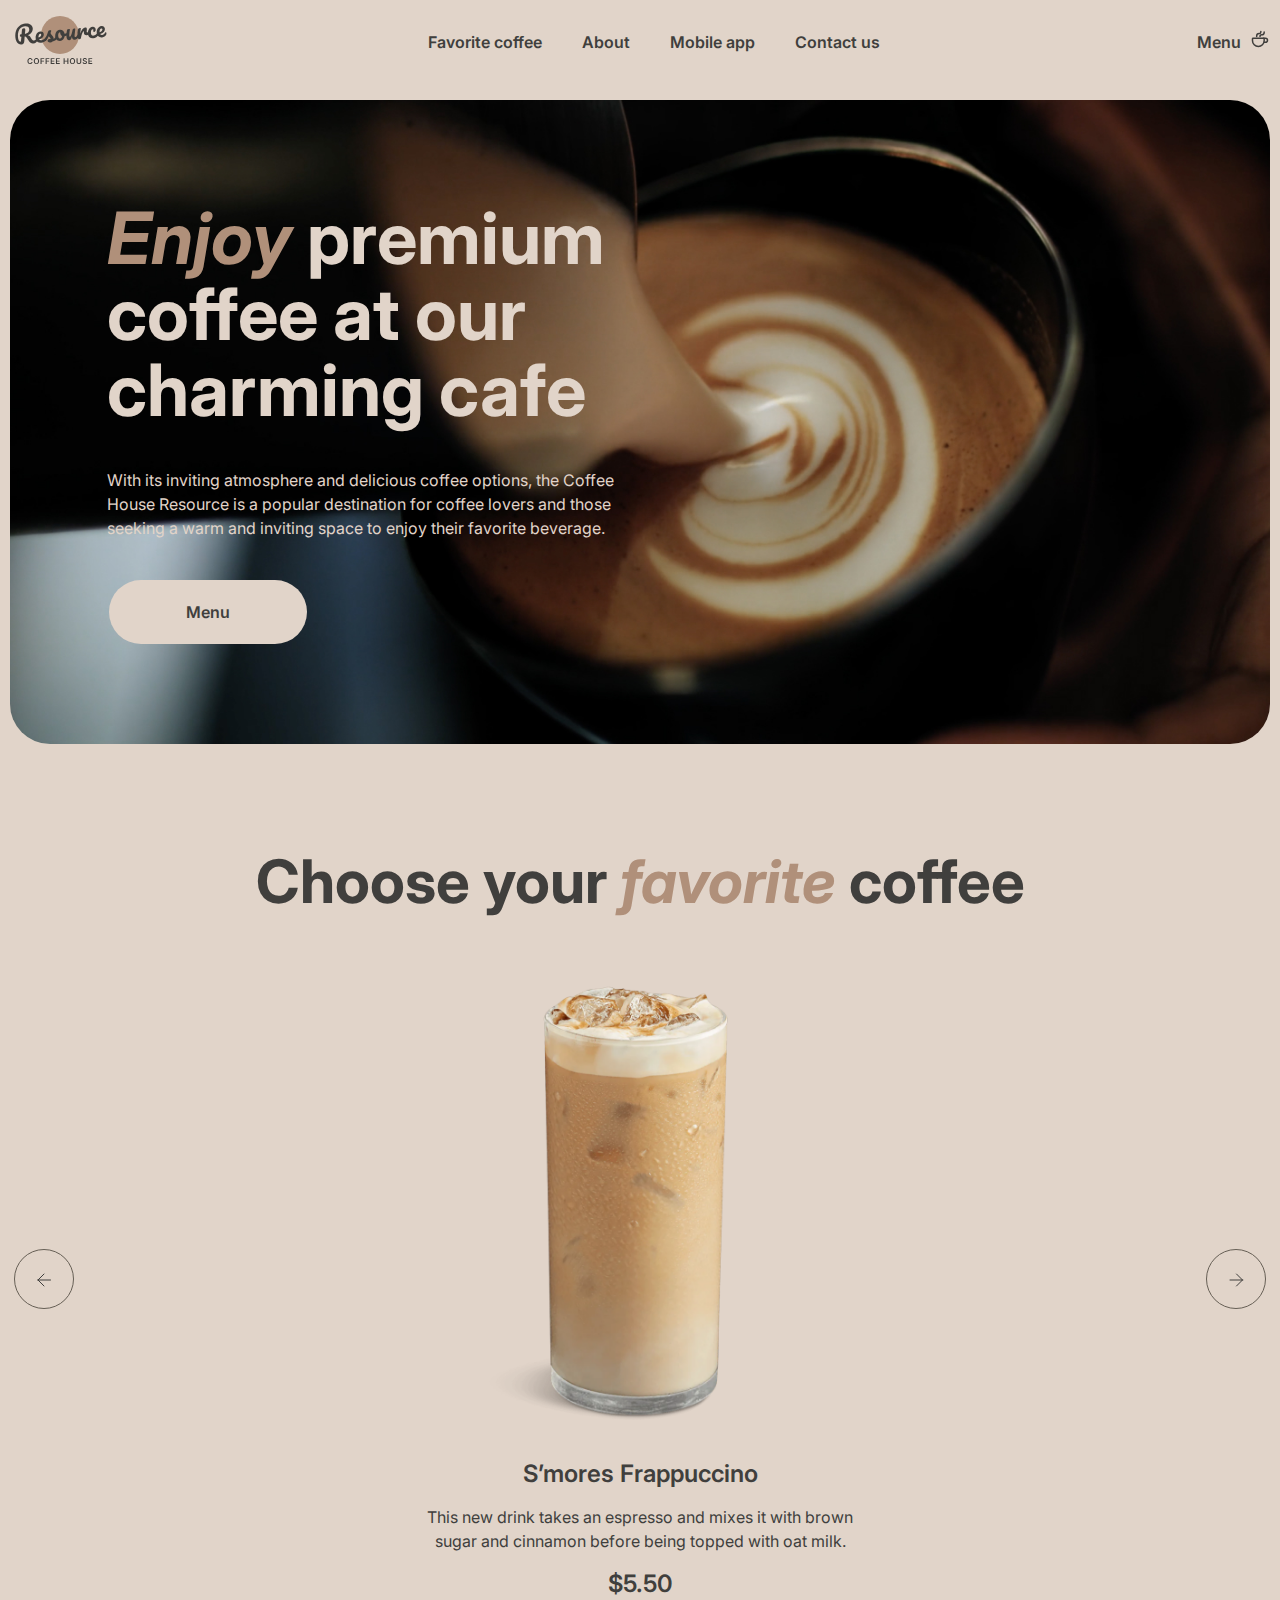
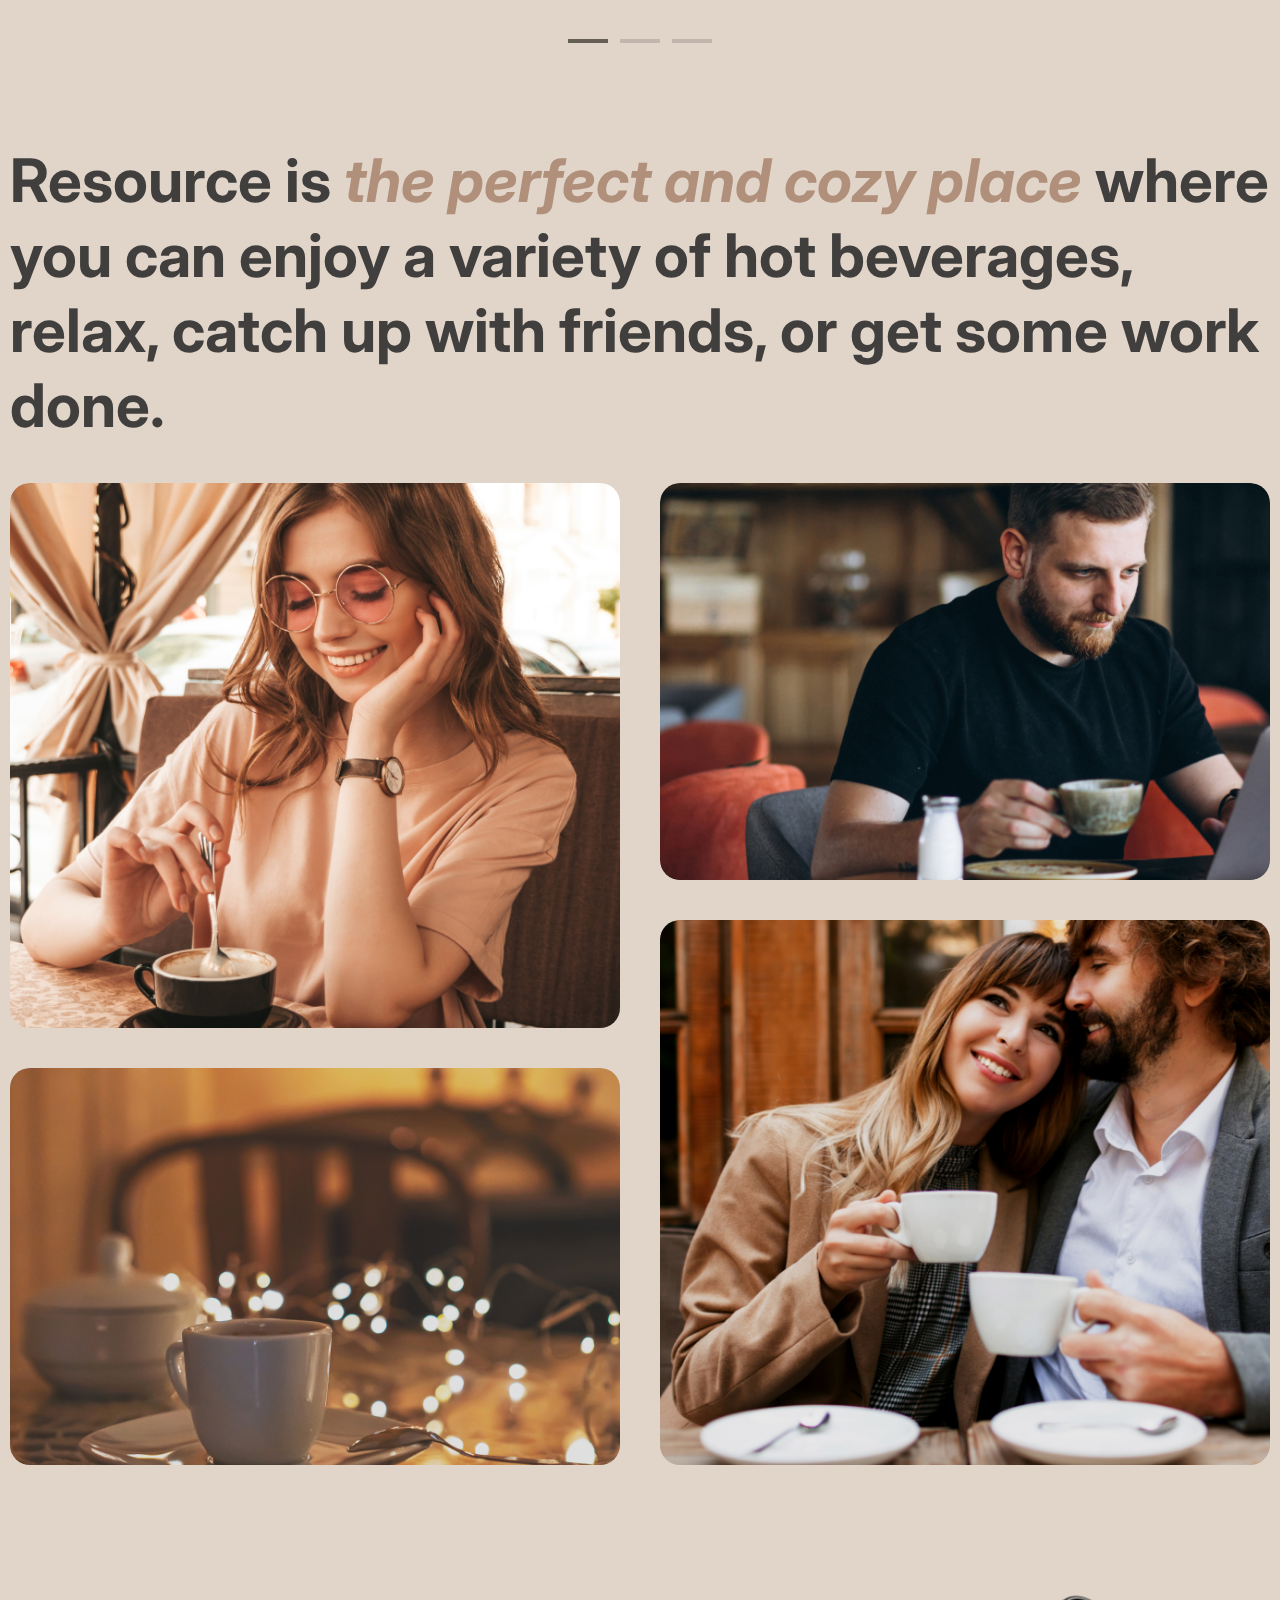
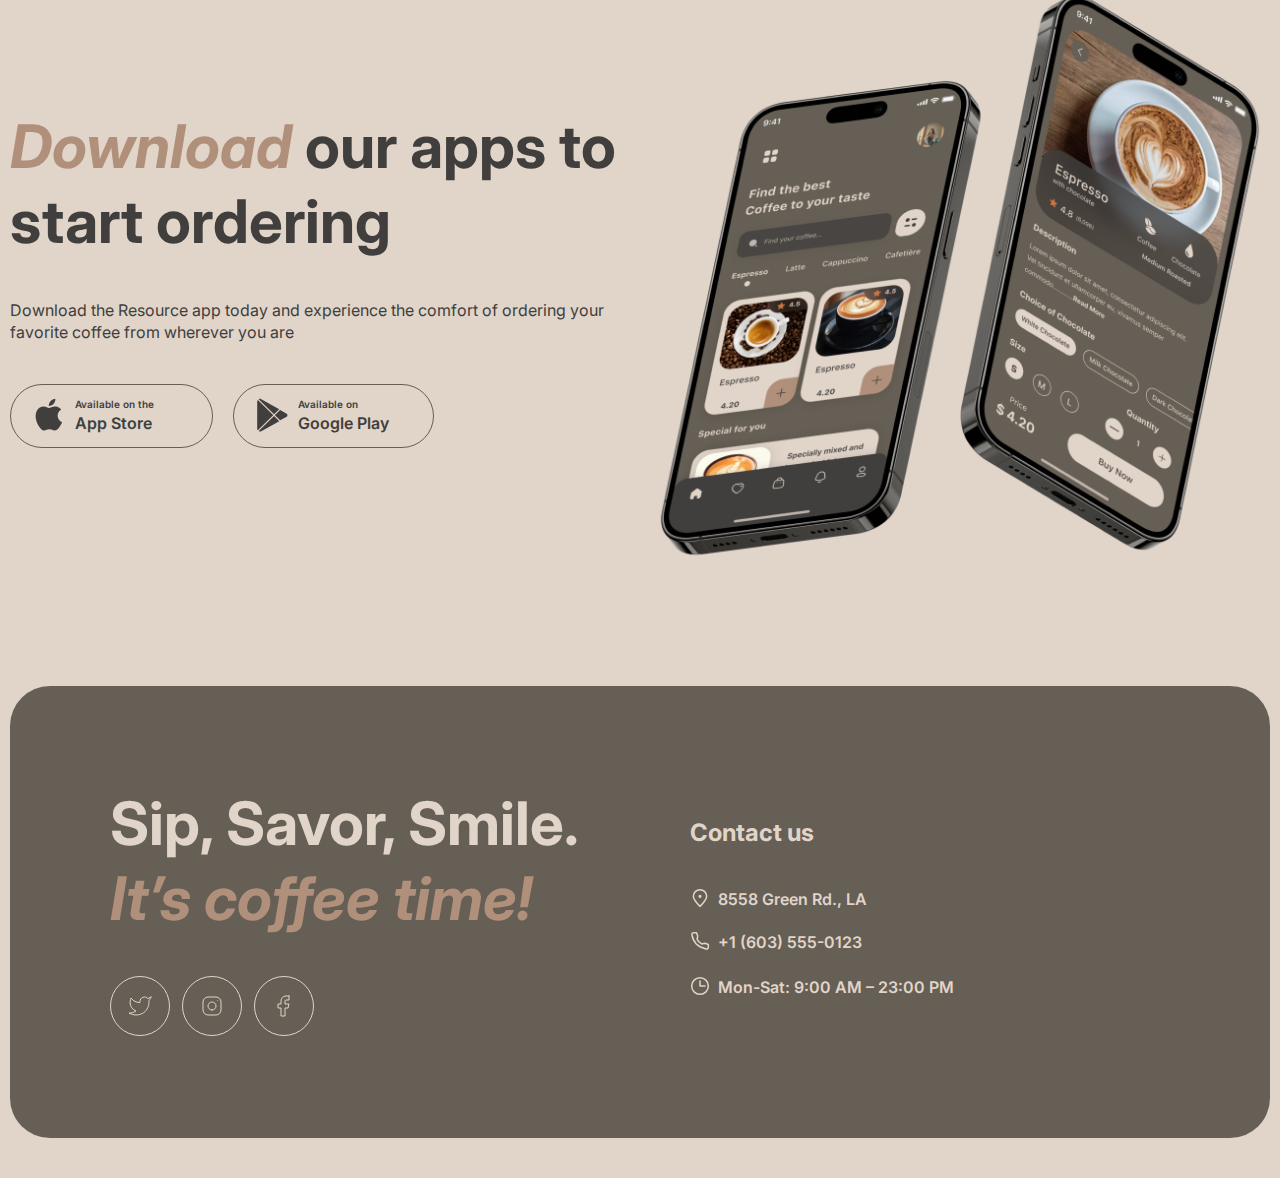
<file: index.html>
<!DOCTYPE html>
<html lang="en">

<head>
  <meta charset="UTF-8">
  <meta http-equiv="X-UA-Compatible" content="IE=edge">
  <!-- viewport -->
  <meta name="viewport" content="width=device-width, initial-scale=1.0">
  <meta content="yes" name="apple-mobile-web-app-capable">
  <!-- Title -->
  <title>Resource Coffee House</title>
  <!-- Styles -->
  <link rel="stylesheet" type="text/css" href="./css/styles.css">
  <!-- description -->
  <meta name="description" content="With its inviting atmosphere and delicious coffee options, the Coffee House Resource is a popular destination for coffee lovers and those seeking a warm and inviting space to enjoy their favorite beverage.">
  <meta name="keywords" content="Resource Coffee House">
  <!-- fonts -->
  <link rel="preconnect" href="https://fonts.googleapis.com/">
  <link rel="preconnect" href="https://fonts.gstatic.com/" crossorigin>
  <link href="https://fonts.googleapis.com/css2?family=Inter:wght@400;600;700&display=swap" rel="stylesheet">
  <!-- Favicon -->
  <link rel="apple-touch-icon" sizes="76x76" href="./images/favicon/apple-touch-icon.png">
  <link rel="icon" type="image/png" sizes="32x32" href="./images/favicon/favicon-32x32.png">
  <link rel="icon" type="image/png" sizes="16x16" href="./images/favicon/favicon-16x16.png">
  <link rel="manifest" href="./images/favicon/site.webmanifest">
  <link rel="mask-icon" href="./images/favicon/safari-pinned-tab.svg" color="#5bbad5">
  <link rel="shortcut icon" href="./images/favicon/favicon.ico">
  <meta name="msapplication-TileColor" content="#00aba9">
  <meta name="msapplication-config" content="./images/favicon/browserconfig.xml">
  <meta name="theme-color" content="#ffffff">
  <!-- JS -->
  <script src="./js/menu.js" defer></script>
</head>

<body class="body">
  <div class="wrapper">
    <header class="header">
      <div class="header__wrapper">
        <a class="header__logo-link" href="./index.html">
          <img class="header-img" src="./images/header/logo.svg" alt="logo Coffee House">
        </a>
        <nav class="navbar">
          <div class="navbar__list">
            <ul class="list">
              <li id="e" class="list__item">
                <a class="list__link" href="#favorite">Favorite coffee</a>
              </li>
              <li class="list__item">
                <a class="list__link" href="#about">About</a>
              </li>
              <li class="list__item">
                <a class="list__link" href="#mobileApp">Mobile app</a>
              </li>
              <li class="list__item">
                <a class="list__link" href="#contact">Contact us</a>
              </li>
              <li class="list__item">
                <a class="list__link" href="./menu.html">
                  <span>Menu</span>
                  <img class="list__img" src="./images/icon/coffee-cup.svg" height="30" width="30" alt="coffee-cup">
                </a>
              </li>
            </ul>
          </div>
        </nav>
        <a class="linkMenu" href="./menu.html">
          <span class="linkMenu__link">Menu</span>
          <img class="linkMenu__img" src="./images/icon/coffee-cup.svg" alt="coffee-cup">
        </a>
        <div class="burger">
          <div class="burger__block">
            <div class="burger__line"></div>
            <div class="burger__line"></div>
          </div>
        </div>
      </div>
    </header>
    <main class="main">
      <section class="section section__enjoy">
        <div class="container">
          <div class="enjoy row">
            <div class="enjoy__wrapper">
              <h1 class="enjoy__heading section-heading-1 ">
                <span class="is-accent">Enjoy</span> premium coffee at our charming cafe
              </h1>
              <p class="enjoy__text medium">With its inviting atmosphere and delicious coffee options, the Coffee House Resource is a popular destination for coffee lovers and those seeking a warm and inviting space to enjoy their favorite beverage.</p>
              <a class="enjoy__button button button-primary" href="./menu.html"><span class="button__text">Menu</span><img src="./images/icon/coffee-cup.svg" alt="coffee"></a>
            </div>
          </div>
        </div>
      </section>
      <section class="section section__favorite" id="favorite">
        <div class="container">
          <h2 class="section-heading-2 ">Choose your <span class="is-accent">favorite</span> coffee</h2>
          <div class="slider">
            <div class="slider__wrapper">
              <div class="slider__arrow-left">
                <svg class="slider__arrow-img" width="24" height="24" viewBox="0 0 24 24" fill="inherit" xmlns="http://www.w3.org/2000/svg">
                  <path d="M18.5 12H6M6 12L12 6M6 12L12 18" stroke-linecap="round" stroke-linejoin="round" />
                </svg>
              </div>
              <div class="slider__arrow-right">
                <svg class="slider__arrow-img" width="24" height="24" viewBox="0 0 24 24" fill="none" xmlns="http://www.w3.org/2000/svg">
                  <path d="M6 12H18.5M18.5 12L12.5 6M18.5 12L12.5 18" stroke-linecap="round" stroke-linejoin="round" />
                </svg>
              </div>
              <div class="slider__block">
                <figure>
                  <img class="slider__images" src="./images/main/coffee-slider-1.png" alt="coffee">
                  <figcaption class="slider__heading section-heading-3">S’mores Frappuccino</figcaption>
                </figure>
                <p class="slider__text medium">This new drink takes an espresso and mixes it with brown sugar and cinnamon before being topped with oat milk.</p>
                <p class="slider__price section-heading-3">$5.50</p>
              </div>
              <div class="slider__pagination">
                <div class="slider__element">
                  <div class="slider__element_black slider__element_active"></div>
                </div>
                <div class="slider__element">
                  <div class="slider__element_black"></div>
                </div>
                <div class="slider__element">
                  <div class="slider__element_black"></div>
                </div>
              </div>
            </div>
          </div>
        </div>
      </section>
      <section class="section section__about" id="about">
        <div class="container">
          <h2 class="section-heading-2">Resource is <span class="is-accent">the perfect and cozy place</span> where you can enjoy a variety of hot beverages, relax, catch up with friends, or get some work done.</h2>
          <div class="about">
            <img class="about__images" src="./images/main/about/about-1.png" alt="about">
            <img class="about__images about__images_none" src="./images/main/about/about-3.png" alt="about">
            <img class="about__images about__images_none" src="./images/main/about/about-2.png" alt="about">
            <img class="about__images" src="./images/main/about/about-4.png" alt="about">
          </div>
        </div>
      </section>
      <section class="section section__mobileApp" id="mobileApp">
        <div class="mobileApp container">
          <div class="row row-md-align-center row-md-between">
            <div class="mobileApp__presentation col-lg-6">
              <h2 class="mobileApp__heading section-heading-2"><span class="is-accent">Download </span>our apps to start ordering</h2>
              <p class="mobileApp__text medium">Download the Resource app today and experience the comfort of ordering your favorite coffee from wherever you are</p>
              <div class="mobileApp__block-buttom">
                <a class="mobileApp__button-app button button-link-storeApp" href="https://www.apple.com/app-store/" target="_blank">
                  <svg class="button-link__svg" xmlns="http://www.w3.org/2000/svg" width="36" height="36" viewBox="0 0 36 36" fill="none">
                    <path class="button-link__svg1" d="M26.7063 18.6307C26.6694 14.6324 30.0641 12.6872 30.2193 12.5966C28.2967 9.86366 25.3169 9.49026 24.2697 9.46048C21.767 9.20369 19.3393 10.9206 18.0644 10.9206C16.764 10.9206 14.8008 9.48529 12.6848 9.52747C9.96196 9.56841 7.41468 11.1055 6.01762 13.4923C3.13444 18.359 5.28474 25.5108 8.04705 29.4446C9.42884 31.3712 11.0435 33.5223 13.1569 33.4466C15.2245 33.3635 15.9968 32.1614 18.4919 32.1614C20.9641 32.1614 21.6893 33.4466 23.8447 33.3983C26.0637 33.3635 27.4608 31.463 28.7942 29.519C30.3911 27.3108 31.0323 25.1362 31.0578 25.0245C31.0056 25.0071 26.7483 23.4229 26.7063 18.6307Z" fill="#403F3D" />
                    <path class="button-link__svg1" d="M22.6347 6.87268C23.7468 5.51675 24.5076 3.67205 24.2964 1.80005C22.6869 1.86952 20.674 2.88554 19.5149 4.21169C18.4893 5.38029 17.5732 7.29571 17.8099 9.097C19.6179 9.2285 21.4743 8.20752 22.6347 6.87268Z" fill="#403F3D" />
                  </svg>
                  <div>
                    <p class="caption">Available on the</p>
                    <p>App Store</p>
                  </div>
                </a>
                <a class="mobileApp__button-play button button-link-google-play" href="https://play.google.com/store/games?hl=ru&gl=US" target="_blank">
                  <svg class="button-link__svg" xmlns="http://www.w3.org/2000/svg" width="36" height="36" viewBox="0 0 36 36" fill="none">
                    <path class="button-link__svg1" d="M3.7558 3.20297C3.39335 3.57289 3.18359 4.14884 3.18359 4.89471V31.4994C3.18359 32.2453 3.39335 32.8212 3.7558 33.1911L3.84525 33.2723L19.1359 18.37V18.0181L3.84525 3.11575L3.7558 3.20297Z" fill="#403F3D" />
                    <path class="button-link__svg2" d="M26.0776 23.34L20.9863 18.37V18.0181L26.0837 13.0482L26.1979 13.1128L32.2345 16.4617C33.9573 17.4121 33.9573 18.976 32.2345 19.9324L26.1979 23.2753L26.0776 23.34Z" fill="#403F3D" />
                    <path class="button-link__svg3" d="M25.2733 24.2007L20.0617 19.1195L4.68164 34.1166C5.25384 34.7031 6.18695 34.7737 7.24807 34.1873L25.2733 24.2007Z" fill="#403F3D" />
                    <path class="button-link__svg4" d="M25.2733 12.1876L7.24807 2.20103C6.18695 1.62058 5.25384 1.69125 4.68164 2.27772L20.0617 17.2688L25.2733 12.1876Z" fill="#403F3D" />
                  </svg>
                  <div>
                    <p class="caption">Available on</p>
                    <p>Google Play</p>
                  </div>
                </a>
              </div>
            </div>
            <div class="mobileApp__img col-lg-6">
              <img src="./images/main/mobile-screens.png" alt="mobile-screens">
            </div>
          </div>
        </div>
      </section>
    </main>
    <footer class="footer container" id="contact">
      <div class="footer__background ">
        <div class="row row-lg-between">
          <div class="col-lg-6">
            <h2 class="footer__heading section-heading-2">Sip, Savor, Smile. <span class="is-accent">It’s coffee time!</span></h2>
            <div class="footer__block">
              <a class="button-social" href="https://twitter.com/?lang=ru" target="_blank">
                <svg xmlns="http://www.w3.org/2000/svg" width="24" height="24" viewBox="0 0 24 24" fill="none">
                  <path class="button-social_path" d="M23 3.01006C23 3.01006 20.9821 4.20217 19.86 4.54006C19.2577 3.84757 18.4573 3.35675 17.567 3.13398C16.6767 2.91122 15.7395 2.96725 14.8821 3.29451C14.0247 3.62177 13.2884 4.20446 12.773 4.96377C12.2575 5.72309 11.9877 6.62239 12 7.54006V8.54006C10.2426 8.58562 8.50127 8.19587 6.93101 7.4055C5.36074 6.61513 4.01032 5.44869 3 4.01006C3 4.01006 -1 13.0101 8 17.0101C5.94053 18.408 3.48716 19.109 1 19.0101C10 24.0101 21 19.0101 21 7.51006C20.9991 7.23151 20.9723 6.95365 20.92 6.68006C21.9406 5.67355 23 3.01006 23 3.01006Z" stroke-linecap="round" stroke-linejoin="round" />
                </svg>
              </a>
              <a class="button-social" href="https://www.instagram.com/" target="_blank">
                <svg xmlns="http://www.w3.org/2000/svg" width="24" height="24" viewBox="0 0 24 24" fill="none">
                  <path class="button-social_path" d="M12 16C14.2091 16 16 14.2091 16 12C16 9.79086 14.2091 8 12 8C9.79086 8 8 9.79086 8 12C8 14.2091 9.79086 16 12 16Z" stroke-linecap="round" stroke-linejoin="round" />
                  <path class="button-social_path" d="M3 16V8C3 5.23858 5.23858 3 8 3H16C18.7614 3 21 5.23858 21 8V16C21 18.7614 18.7614 21 16 21H8C5.23858 21 3 18.7614 3 16Z" />
                  <path class="button-social_path" d="M17.5 6.51L17.51 6.49889" stroke-linecap="round" stroke-linejoin="round" />
                </svg>
              </a>
              <a class="button-social" href="https://ru-ru.facebook.com/" target="_blank">
                <svg xmlns="http://www.w3.org/2000/svg" width="24" height="24" viewBox="0 0 24 24" fill="none">
                  <path class="button-social_path" d="M17 2H14C12.6739 2 11.4021 2.52678 10.4645 3.46447C9.52678 4.40215 9 5.67392 9 7V10H6V14H9V22H13V14H16L17 10H13V7C13 6.73478 13.1054 6.48043 13.2929 6.29289C13.4804 6.10536 13.7348 6 14 6H17V2Z" stroke-linecap="round" stroke-linejoin="round" />
                </svg>
              </a>
            </div>
          </div>
          <div class="footer__Contact-us col-lg-6">
            <h3 class="footer__Contact-us__heading section-heading-3">Contact us</h3>
            <div class="footer__width">
              <a class="footer__wrapper" href="https://www.google.com/maps/place/8558+Greene+Ave,+Los+Angeles,+CA+90066,+%D0%A1%D0%A8%D0%90/@33.9943673,-118.4223881,17z/data=!3m1!4b1!4m5!3m4!1s0x80c2ba6d911db3db:0x8f9e732fe8fe1778!8m2!3d33.9943673!4d-118.4198132?hl=ru&entry=ttu" target="_blank">
                <svg width="20" height="20" viewBox="0 0 20 20" fill="none" xmlns="http://www.w3.org/2000/svg">
                  <path d="M16.6663 8.33329C16.6663 12.0152 9.99967 18.3333 9.99967 18.3333C9.99967 18.3333 3.33301 12.0152 3.33301 8.33329C3.33301 4.65139 6.31778 1.66663 9.99967 1.66663C13.6816 1.66663 16.6663 4.65139 16.6663 8.33329Z" stroke="#E1D4C9" stroke-width="1.5" />
                  <path d="M10.0003 9.16667C10.4606 9.16667 10.8337 8.79357 10.8337 8.33333C10.8337 7.8731 10.4606 7.5 10.0003 7.5C9.54009 7.5 9.16699 7.8731 9.16699 8.33333C9.16699 8.79357 9.54009 9.16667 10.0003 9.16667Z" fill="#E1D4C9" stroke="#E1D4C9" stroke-width="1.5" stroke-linecap="round" stroke-linejoin="round" />
                </svg>
                <div class="footer__wrapper__text">8558 Green Rd., LA</div>
              </a>
              <a class="footer__wrapper" href="tel:+1(603)555-0123">
                <svg width="20" height="20" viewBox="0 0 20 20" fill="none" xmlns="http://www.w3.org/2000/svg">
                  <path d="M15.0984 12.2516L11.6665 12.9166C9.34845 11.7531 7.91654 10.4166 7.08321 8.33329L7.72483 4.89154L6.51197 1.66663L3.72946 1.66663C2.60191 1.66663 1.71466 2.59958 1.90108 3.71161C2.29888 6.08454 3.37231 10.0391 6.24987 12.9166C9.27338 15.9401 13.5661 17.3318 16.1378 17.9288C17.299 18.1983 18.3332 17.2908 18.3332 16.0988L18.3332 13.4843L15.0984 12.2516Z" stroke="#E1D4C9" stroke-width="1.5" stroke-linecap="round" stroke-linejoin="round" />
                </svg>
                <div class="footer__wrapper__text">+1 (603) 555-0123</div>
              </a>
              <a class="footer__wrapper">
                <svg width="20" height="20" viewBox="0 0 20 20" fill="none" xmlns="http://www.w3.org/2000/svg">
                  <g clip-path="url(#clip0_217_1736)">
                    <path d="M10 5L10 10L15 10" stroke="#E1D4C9" stroke-width="1.5" stroke-linecap="round" stroke-linejoin="round" />
                    <path d="M10.0003 18.3333C14.6027 18.3333 18.3337 14.6023 18.3337 9.99996C18.3337 5.39759 14.6027 1.66663 10.0003 1.66663C5.39795 1.66663 1.66699 5.39759 1.66699 9.99996C1.66699 14.6023 5.39795 18.3333 10.0003 18.3333Z" stroke="#E1D4C9" stroke-width="1.5" stroke-linecap="round" stroke-linejoin="round" />
                  </g>
                  <defs>
                    <clipPath id="clip0_217_1736">
                      <rect width="20" height="20" fill="white" />
                    </clipPath>
                  </defs>
                </svg>
                <div class="footer__wrapper__text">Mon-Sat: 9:00 AM – 23:00 PM</div>
              </a>
            </div>
          </div>
        </div>
      </div>
    </footer>
  </div>
</body>

</html>
</file>
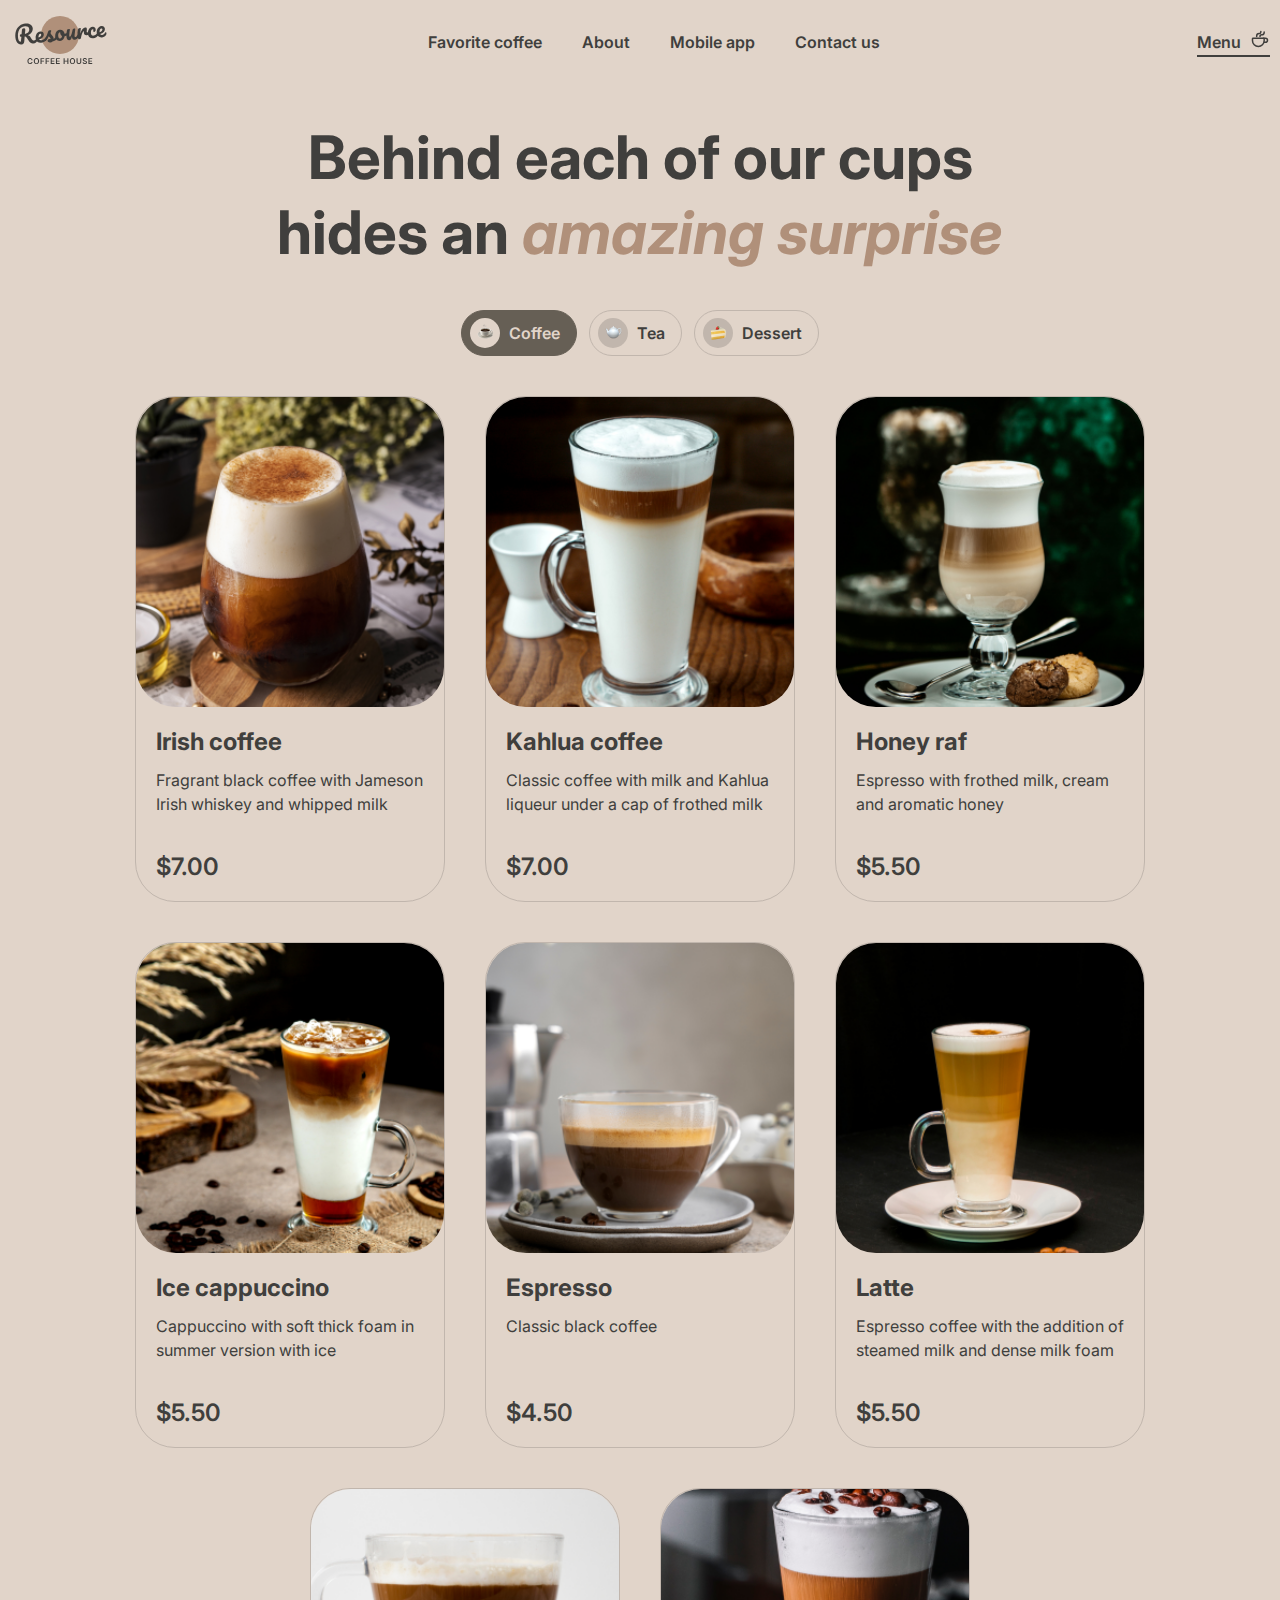
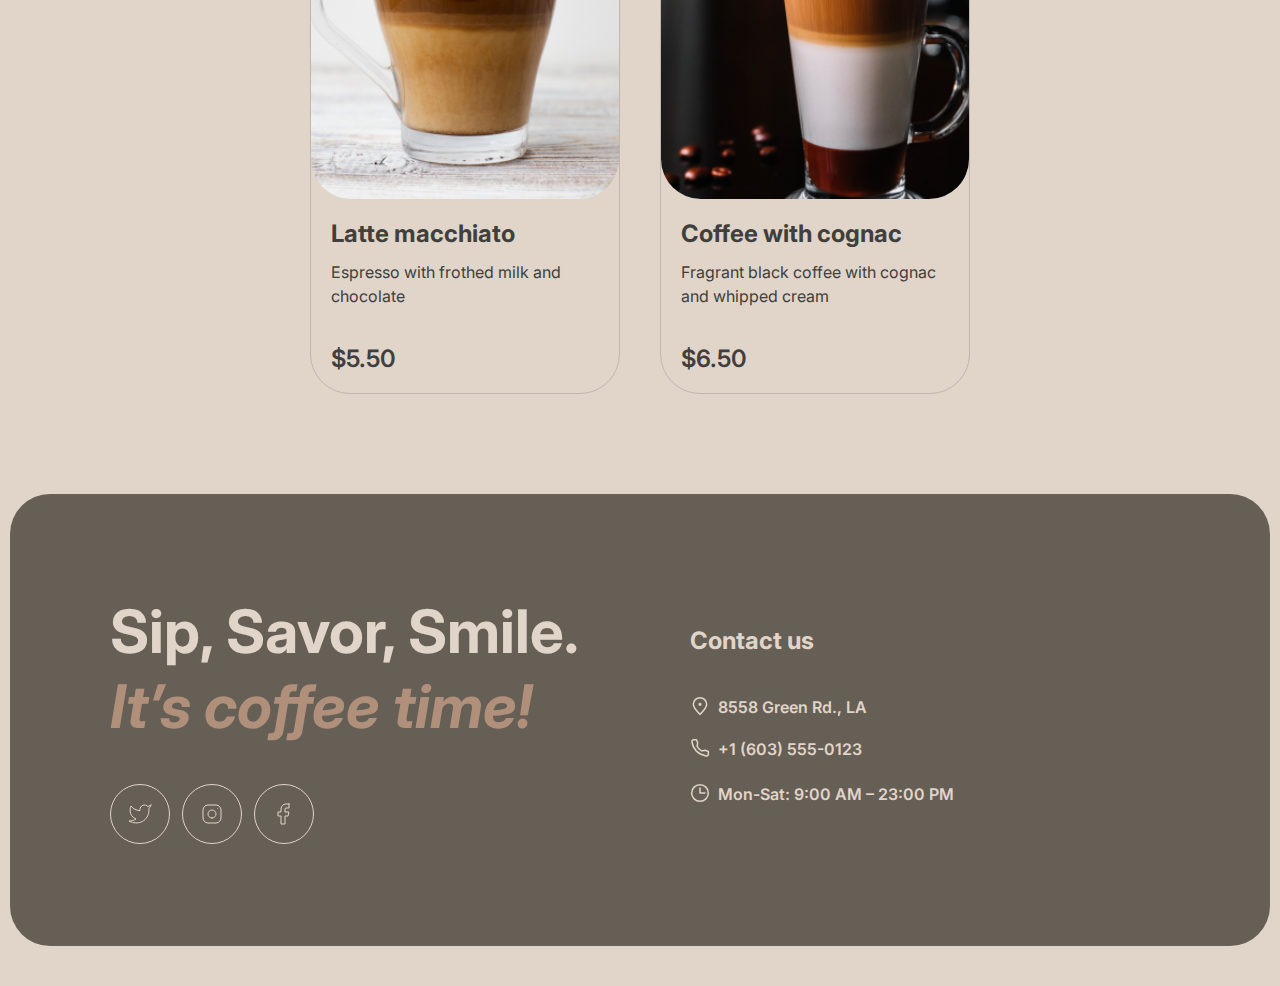
<file: menu.html>
<!DOCTYPE html>
<html lang="en">

<head>
  <meta charset="UTF-8">
  <meta http-equiv="X-UA-Compatible" content="IE=edge">
  <!-- viewport -->
  <meta name="viewport" content="width=device-width, initial-scale=1.0">
  <meta content="yes" name="apple-mobile-web-app-capable">
  <!-- Title -->
  <title>Resource Coffee House</title>
  <!-- Styles -->
  <link rel="stylesheet" type="text/css" href="./css/styles.css">
  <!-- description -->
  <meta name="description" content="With its inviting atmosphere and delicious coffee options, the Coffee House Resource is a popular destination for coffee lovers and those seeking a warm and inviting space to enjoy their favorite beverage.">
  <meta name="keywords" content="Resource Coffee House">
  <!-- fonts -->
  <link rel="preconnect" href="https://fonts.googleapis.com/">
  <link rel="preconnect" href="https://fonts.gstatic.com/" crossorigin>
  <link href="https://fonts.googleapis.com/css2?family=Inter:wght@400;600;700&display=swap" rel="stylesheet">
  <!-- Favicon -->
  <link rel="apple-touch-icon" sizes="76x76" href="./images/favicon/apple-touch-icon.png">
  <link rel="icon" type="image/png" sizes="32x32" href="./images/favicon/favicon-32x32.png">
  <link rel="icon" type="image/png" sizes="16x16" href="./images/favicon/favicon-16x16.png">
  <link rel="manifest" href="./images/favicon/site.webmanifest">
  <link rel="mask-icon" href="./images/favicon/safari-pinned-tab.svg" color="#5bbad5">
  <link rel="shortcut icon" href="./images/favicon/favicon.ico">
  <meta name="msapplication-TileColor" content="#00aba9">
  <meta name="msapplication-config" content="./images/favicon/browserconfig.xml">
  <meta name="theme-color" content="#ffffff">
  <!-- JS -->
  <script src="./js/menu.js" defer></script>
</head>

<body class="body">
  <div class="wrapper">
    <header class="header">
      <div class="header__wrapper">
        <a class="header__logo-link" href="./index.html">
          <img class="header-img" src="./images/header/logo.svg" alt="logo Coffee House">
        </a>
        <nav class="navbar">
          <div class="navbar__list">
            <ul class="list">
              <li id="e" class="list__item">
                <a class="list__link" href="./index.html#favorite">Favorite coffee</a>
              </li>
              <li class="list__item">
                <a class="list__link" href="./index.html#about">About</a>
              </li>
              <li class="list__item">
                <a class="list__link" href="./index.html#mobileApp">Mobile app</a>
              </li>
              <li class="list__item">
                <a class="list__link" href="#contact">Contact us</a>
              </li>
              <li class="list__item">
                <a class="list__link" href="#">
                  <span>Menu</span>
                  <img class="list__img" src="./images/icon/coffee-cup.svg" height="30" width="30" alt="coffee-cup">
                </a>
              </li>
            </ul>
          </div>
        </nav>
        <a class="linkMenu" href="./menu.html">
          <span class="linkMenu__link linkMenu__active">Menu</span>
          <img class="linkMenu__img" src="./images/icon/coffee-cup.svg" alt="coffee-cup">
        </a>
        <div class="burger">
          <div class="burger__block">
            <div class="burger__line"></div>
            <div class="burger__line"></div>
          </div>
        </div>
      </div>
    </header>
    <main class="main">
      <section class="section section__menu">
        <div class="menu container">
          <h1 class="section-heading-2">Behind each of our cups hides an <span class="is-accent">amazing surprise</span></h1>
          <div class="menu__radio">
            <div class="menu__button radio-button radio-button_active">
              <div class="radio-button__img"><img src="./images/icon/coffee.png" alt="coffee"></div>
              <div class="radio-button__text">Coffee</div>
            </div>
            <div class="menu__button radio-button">
              <div class="radio-button__img"><img src="./images/icon/tea.png" alt="tea"></div>
              <div class="radio-button__text">Tea</div>
            </div>
            <div class="menu__button radio-button">
              <div class="radio-button__img"><img src="./images/icon/dessert.png" alt="dessert"></div>
              <div class="radio-button__text">Dessert</div>
            </div>
          </div>
          <div class="menu__wrapper">
            <div class="card">
              <div class="card__block-img"><img class="card__img" src="./images/menu/coffee-1.png" alt="coffee-1"></div>
              <div class="card__wrapper">
                <h3 class="section-heading-3">Irish coffee</h3>
                <p class="card__text medium">Fragrant black coffee with Jameson Irish whiskey and whipped milk</p>
                <div class="section-heading-3">$7.00</div>
              </div>
            </div>
            <div class="card ">
              <div class="card__block-img"><img class="card__img" src="./images/menu/coffee-2.png" alt="coffee-2"></div>
              <div class="card__wrapper">
                <h3 class="section-heading-3">Kahlua coffee</h3>
                <p class="card__text medium">Classic coffee with milk and Kahlua liqueur under a cap of frothed milk</p>
                <div class="section-heading-3">$7.00</div>
              </div>
            </div>
            <div class="card">
              <div class="card__block-img"><img class="card__img" src="./images/menu/coffee-3.png" alt="coffee-3"></div>
              <div class="card__wrapper">
                <h3 class="section-heading-3">Honey raf</h3>
                <p class="card__text medium">Espresso with frothed milk, cream and aromatic honey</p>
                <div class="section-heading-3">$5.50</div>
              </div>
            </div>
            <div class="card">
              <div class="card__block-img"><img class="card__img" src="./images/menu/coffee-4.png" alt="coffee-4"></div>
              <div class="card__wrapper">
                <h3 class="section-heading-3">Ice cappuccino</h3>
                <p class="card__text medium">Cappuccino with soft thick foam in summer version with ice</p>
                <div class="section-heading-3">$5.50</div>
              </div>
            </div>
            <div class="card">
              <div class="card__block-img"><img class="card__img" src="./images/menu/coffee-5.png" alt="coffee-5"></div>
              <div class="card__wrapper">
                <h3 class="section-heading-3">Espresso</h3>
                <p class="card__text medium">Classic black coffee</p>
                <div class="section-heading-3">$4.50</div>
              </div>
            </div>
            <div class="card">
              <div class="card__block-img"><img class="card__img" src="./images/menu/coffee-6.png" alt="coffee-6"></div>
              <div class="card__wrapper">
                <h3 class="section-heading-3">Latte</h3>
                <p class="card__text medium">Espresso coffee with the addition of steamed milk and dense milk foam</p>
                <div class="section-heading-3">$5.50</div>
              </div>
            </div>
            <div class="card">
              <div class="card__block-img"><img class="card__img" src="./images/menu/coffee-7.png" alt="coffee-7"></div>
              <div class="card__wrapper">
                <h3 class="section-heading-3">Latte macchiato</h3>
                <p class="card__text medium">Espresso with frothed milk and chocolate</p>
                <div class="section-heading-3">$5.50</div>
              </div>
            </div>
            <div class="card">
              <div class="card__block-img"><img class="card__img" src="./images/menu/coffee-8.png" alt="coffee-8"></div>
              <div class="card__wrapper">
                <h3 class="section-heading-3">Coffee with cognac</h3>
                <p class="card__text medium">Fragrant black coffee with cognac and whipped cream</p>
                <div class="section-heading-3">$6.50</div>
              </div>
            </div>
          </div>
        </div>
      </section>
    </main>
    <footer class="footer container" id="contact">
      <div class="footer__background ">
        <div class="row row-lg-between">
          <div class="col-lg-6">
            <h2 class="footer__heading section-heading-2">Sip, Savor, Smile. <span class="is-accent">It’s coffee time!</span></h2>
            <div class="footer__block">
              <a class="button-social" href="https://twitter.com/?lang=ru" target="_blank">
                <svg xmlns="http://www.w3.org/2000/svg" width="24" height="24" viewBox="0 0 24 24" fill="none">
                  <path class="button-social_path" d="M23 3.01006C23 3.01006 20.9821 4.20217 19.86 4.54006C19.2577 3.84757 18.4573 3.35675 17.567 3.13398C16.6767 2.91122 15.7395 2.96725 14.8821 3.29451C14.0247 3.62177 13.2884 4.20446 12.773 4.96377C12.2575 5.72309 11.9877 6.62239 12 7.54006V8.54006C10.2426 8.58562 8.50127 8.19587 6.93101 7.4055C5.36074 6.61513 4.01032 5.44869 3 4.01006C3 4.01006 -1 13.0101 8 17.0101C5.94053 18.408 3.48716 19.109 1 19.0101C10 24.0101 21 19.0101 21 7.51006C20.9991 7.23151 20.9723 6.95365 20.92 6.68006C21.9406 5.67355 23 3.01006 23 3.01006Z" stroke-linecap="round" stroke-linejoin="round" />
                </svg>
              </a>
              <a class="button-social" href="https://www.instagram.com/" target="_blank">
                <svg xmlns="http://www.w3.org/2000/svg" width="24" height="24" viewBox="0 0 24 24" fill="none">
                  <path class="button-social_path" d="M12 16C14.2091 16 16 14.2091 16 12C16 9.79086 14.2091 8 12 8C9.79086 8 8 9.79086 8 12C8 14.2091 9.79086 16 12 16Z" stroke-linecap="round" stroke-linejoin="round" />
                  <path class="button-social_path" d="M3 16V8C3 5.23858 5.23858 3 8 3H16C18.7614 3 21 5.23858 21 8V16C21 18.7614 18.7614 21 16 21H8C5.23858 21 3 18.7614 3 16Z" />
                  <path class="button-social_path" d="M17.5 6.51L17.51 6.49889" stroke-linecap="round" stroke-linejoin="round" />
                </svg>
              </a>
              <a class="button-social" href="https://ru-ru.facebook.com/" target="_blank">
                <svg xmlns="http://www.w3.org/2000/svg" width="24" height="24" viewBox="0 0 24 24" fill="none">
                  <path class="button-social_path" d="M17 2H14C12.6739 2 11.4021 2.52678 10.4645 3.46447C9.52678 4.40215 9 5.67392 9 7V10H6V14H9V22H13V14H16L17 10H13V7C13 6.73478 13.1054 6.48043 13.2929 6.29289C13.4804 6.10536 13.7348 6 14 6H17V2Z" stroke-linecap="round" stroke-linejoin="round" />
                </svg>
              </a>
            </div>
          </div>
          <div class="footer__Contact-us col-lg-6">
            <h3 class="footer__Contact-us__heading section-heading-3">Contact us</h3>
            <div class="footer__width">
              <a class="footer__wrapper" href="https://www.google.com/maps/place/8558+Greene+Ave,+Los+Angeles,+CA+90066,+%D0%A1%D0%A8%D0%90/@33.9943673,-118.4223881,17z/data=!3m1!4b1!4m5!3m4!1s0x80c2ba6d911db3db:0x8f9e732fe8fe1778!8m2!3d33.9943673!4d-118.4198132?hl=ru&entry=ttu" target="_blank">
                <svg width="20" height="20" viewBox="0 0 20 20" fill="none" xmlns="http://www.w3.org/2000/svg">
                  <path d="M16.6663 8.33329C16.6663 12.0152 9.99967 18.3333 9.99967 18.3333C9.99967 18.3333 3.33301 12.0152 3.33301 8.33329C3.33301 4.65139 6.31778 1.66663 9.99967 1.66663C13.6816 1.66663 16.6663 4.65139 16.6663 8.33329Z" stroke="#E1D4C9" stroke-width="1.5" />
                  <path d="M10.0003 9.16667C10.4606 9.16667 10.8337 8.79357 10.8337 8.33333C10.8337 7.8731 10.4606 7.5 10.0003 7.5C9.54009 7.5 9.16699 7.8731 9.16699 8.33333C9.16699 8.79357 9.54009 9.16667 10.0003 9.16667Z" fill="#E1D4C9" stroke="#E1D4C9" stroke-width="1.5" stroke-linecap="round" stroke-linejoin="round" />
                </svg>
                <div class="footer__wrapper__text">8558 Green Rd., LA</div>
              </a>
              <a class="footer__wrapper" href="tel:+1(603)555-0123">
                <svg width="20" height="20" viewBox="0 0 20 20" fill="none" xmlns="http://www.w3.org/2000/svg">
                  <path d="M15.0984 12.2516L11.6665 12.9166C9.34845 11.7531 7.91654 10.4166 7.08321 8.33329L7.72483 4.89154L6.51197 1.66663L3.72946 1.66663C2.60191 1.66663 1.71466 2.59958 1.90108 3.71161C2.29888 6.08454 3.37231 10.0391 6.24987 12.9166C9.27338 15.9401 13.5661 17.3318 16.1378 17.9288C17.299 18.1983 18.3332 17.2908 18.3332 16.0988L18.3332 13.4843L15.0984 12.2516Z" stroke="#E1D4C9" stroke-width="1.5" stroke-linecap="round" stroke-linejoin="round" />
                </svg>
                <div class="footer__wrapper__text">+1 (603) 555-0123</div>
              </a>
              <a class="footer__wrapper">
                <svg width="20" height="20" viewBox="0 0 20 20" fill="none" xmlns="http://www.w3.org/2000/svg">
                  <g clip-path="url(#clip0_217_1736)">
                    <path d="M10 5L10 10L15 10" stroke="#E1D4C9" stroke-width="1.5" stroke-linecap="round" stroke-linejoin="round" />
                    <path d="M10.0003 18.3333C14.6027 18.3333 18.3337 14.6023 18.3337 9.99996C18.3337 5.39759 14.6027 1.66663 10.0003 1.66663C5.39795 1.66663 1.66699 5.39759 1.66699 9.99996C1.66699 14.6023 5.39795 18.3333 10.0003 18.3333Z" stroke="#E1D4C9" stroke-width="1.5" stroke-linecap="round" stroke-linejoin="round" />
                  </g>
                  <defs>
                    <clipPath id="clip0_217_1736">
                      <rect width="20" height="20" fill="white" />
                    </clipPath>
                  </defs>
                </svg>
                <div class="footer__wrapper__text">Mon-Sat: 9:00 AM – 23:00 PM</div>
              </a>
            </div>
          </div>
        </div>
      </div>
    </footer>
  </div>
</body>

</html>
</file>
<file: css/styles.css>
@charset "UTF-8";
:root {
  line-height: 1.15;
  -webkit-text-size-adjust: 100%;
     -moz-text-size-adjust: 100%;
      -ms-text-size-adjust: 100%;
          text-size-adjust: 100%;
  -webkit-overflow-scrolling: auto;
  -webkit-touch-callout: none;
  overflow-y: auto;
}

body {
  margin: 0;
  font-smooth: antialiased;
  text-rendering: optimizeLegibility;
}

html, body {
  height: 100%;
}

body * {
  -webkit-tap-highlight-color: rgba(255, 255, 255, 0);
  -webkit-focus-ring-color: rgba(255, 255, 255, 0);
  outline: none;
}

* {
  padding: 0;
  margin: 0;
  -webkit-box-sizing: border-box;
          box-sizing: border-box;
}
*:before, *:after {
  -webkit-box-sizing: border-box;
          box-sizing: border-box;
}

img, a {
  -webkit-touch-callout: none;
  -webkit-user-select: none;
     -moz-user-select: none;
      -ms-user-select: none;
          user-select: none;
}

article,
aside,
footer,
header,
nav,
section {
  display: block;
}

figcaption,
figure,
main {
  display: block;
}

figure {
  margin-top: 0;
  margin-bottom: 1.5rem;
}

hr {
  -webkit-box-sizing: content-box;
          box-sizing: content-box;
  height: 0;
  overflow: visible;
}

pre {
  font-family: monospace, monospace;
  font-size: 1em;
}

abbr[title] {
  border-bottom: none;
  text-decoration: underline;
  -webkit-text-decoration: underline dotted;
          text-decoration: underline dotted;
}

b,
strong {
  font-weight: bolder;
}

code,
kbd,
samp {
  font-family: monospace, monospace;
  font-size: 1em;
}

small {
  font-size: 80%;
}

sub,
sup {
  font-size: 75%;
  line-height: 0;
  position: relative;
  vertical-align: baseline;
}

sub {
  bottom: -0.25em;
}

sup {
  top: -0.5em;
}

img, picture {
  max-width: 100%;
  height: auto;
  border: 0;
}

button,
input,
optgroup,
select,
textarea {
  font-family: inherit;
  font-size: 100%;
  line-height: 1.15;
  margin: 0;
}

button,
select {
  text-transform: none;
}

button,
[type=button],
[type=reset],
[type=submit] {
  -webkit-appearance: button;
}

button::-moz-focus-inner,
[type=button]::-moz-focus-inner,
[type=reset]::-moz-focus-inner,
[type=submit]::-moz-focus-inner {
  border-style: none;
  padding: 0;
}

button:-moz-focusring,
[type=button]:-moz-focusring,
[type=reset]:-moz-focusring,
[type=submit]:-moz-focusring {
  outline: 1px dotted ButtonText;
}

fieldset {
  padding: 0.35em 0.75em 0.625em;
}

legend {
  -webkit-box-sizing: border-box;
          box-sizing: border-box;
  color: inherit;
  display: table;
  max-width: 100%;
  padding: 0;
  white-space: normal;
}

progress {
  vertical-align: baseline;
}

textarea {
  overflow: auto;
}

[type=number]::-webkit-inner-spin-button,
[type=number]::-webkit-outer-spin-button {
  height: auto;
}

[type=search] {
  -webkit-appearance: textfield;
  outline-offset: -2px;
}

[type=search]::-webkit-search-decoration {
  -webkit-appearance: none;
}

::-webkit-file-upload-button {
  -webkit-appearance: button; /* 1 */
  font: inherit; /* 2 */
}

details {
  display: block;
}

summary {
  display: list-item;
}

audio,
video {
  display: inline-block;
}

audio:not([controls]) {
  display: none;
  height: 0;
}

summary {
  display: list-item;
}

canvas {
  display: inline-block;
}

svg:not(:root) {
  overflow: hidden;
}

[hidden] {
  display: none;
}

@media print {
  /*
   * 1. Black prints faster: http://www.sanbeiji.com/archives/953
   */
  *,
  *:before,
  *:after {
    background: transparent !important;
    color: #000 !important; /* [1] */
    -webkit-box-shadow: none !important;
            box-shadow: none !important;
    text-shadow: none !important;
  }
  a,
  a:visited {
    text-decoration: underline;
  }
  a[href]:after {
    content: " (" attr(href) ")";
  }
  abbr[title]:after {
    content: " (" attr(title) ")";
  }
  /*
   * Don’t show links that are fragment identifiers, or use the `javascript:`
   * pseudo protocol.
  */
  a[href^="#"]:after,
  a[href^="javascript:"]:after {
    content: "";
  }
  pre,
  blockquote {
    border: 1px solid #999;
    page-break-inside: avoid;
  }
  /*
   * Printing Tables: http://css-discuss.incutio.com/wiki/Printing_Tables
   */
  thead {
    display: table-header-group;
  }
  tr,
  img {
    page-break-inside: avoid;
  }
  img {
    max-width: 100% !important;
  }
  p,
  h2,
  h3 {
    orphans: 3;
    widows: 3;
  }
  h2,
  h3 {
    page-break-after: avoid;
  }
}
:root {
  --baseline: 1.42;
  --base-font-size: 16px;
  --font-family: "Inter", sans-serif;
  --font-weight: 600;
}

html.html-noscroll {
  overflow: hidden;
}

html {
  scroll-behavior: smooth;
}

html,
body {
  font-size: var(--base-font-size);
  line-height: var(--baseline);
  height: 100%;
}

body {
  font-family: var(--font-family);
  font-weight: var(--font-weight);
  background-color: var(--color-bg-white);
  color: var(--text-dark);
  background-color: var(--background-body);
}

/*------------------------- footer in bottom ----------------*/
.wrapper {
  min-height: 100%;
  display: -webkit-box;
  display: -ms-flexbox;
  display: flex;
  -webkit-box-orient: vertical;
  -webkit-box-direction: normal;
      -ms-flex-direction: column;
          flex-direction: column;
}

.main {
  -webkit-box-flex: 1;
      -ms-flex-positive: 1;
          flex-grow: 1;
}

/*-------------------------------------------------------------*/
mark {
  background-color: transparent;
}

figure {
  margin-bottom: 0;
}

a {
  text-decoration: none;
}

.is-fixed {
  position: fixed;
  left: 0;
  width: 100%;
}

.is-block {
  display: block;
}

.is-relative {
  position: relative;
}

.is-uppercase {
  text-transform: uppercase;
}

.is-justify-center {
  -webkit-box-pack: center;
      -ms-flex-pack: center;
          justify-content: center;
}

.is-text-center {
  text-align: center;
}

.wrapper-img {
  position: relative;
  overflow: hidden;
}
.wrapper-img img {
  width: 100%;
  height: 100%;
  -o-object-position: 50% 50%;
     object-position: 50% 50%;
}

.medium {
  font-weight: 400;
  line-height: 150%;
}

.caption {
  font-size: 10px;
  line-height: 140%;
}

.is-accent {
  font-style: italic;
  color: var(--text-accent);
}

.burger-link {
  font-size: 32px;
  line-height: 125%;
}

.link {
  line-height: 150%;
}

:root {
  --white: #fff;
  --black: #000;
  --text-dark: #403f3d;
  --text-light: #e1d4c9;
  --text-accent: #b0907a;
  --background-body: #e1d4c9;
  --background-container: #665f55;
  --background-backdrop: rgba(64, 63, 61, 0.8);
  --border-light: #c1b6ad;
  --border-dark: #665f55;
}

.container {
  max-width: 100%;
  margin: 0 auto;
  padding-right: 10px;
  padding-left: 10px;
}
@media screen and (min-width: 1200px) {
  .container {
    max-width: 1380px;
  }
}

.row {
  display: -webkit-box;
  display: -ms-flexbox;
  display: flex;
  -ms-flex-wrap: wrap;
      flex-wrap: wrap;
  margin-right: -10px;
  margin-left: -10px;
}

.row > .col,
.row > [class*=col-] {
  width: 100%;
  min-height: 1px;
  padding-right: 10px;
  padding-left: 10px;
}

.row-flush {
  margin-left: 0;
  margin-right: 0;
}
.row-flush > .col,
.row-flush > [class*=col-] {
  padding-left: 0;
  padding-right: 0;
}

.row-start {
  -webkit-box-pack: start;
      -ms-flex-pack: start;
          justify-content: flex-start;
}

.row-center {
  -webkit-box-pack: center;
      -ms-flex-pack: center;
          justify-content: center;
}

.row-end {
  -webkit-box-pack: end;
      -ms-flex-pack: end;
          justify-content: flex-end;
}

.row-around {
  -ms-flex-pack: distribute;
      justify-content: space-around;
}

.row-between {
  -webkit-box-pack: justify;
      -ms-flex-pack: justify;
          justify-content: space-between;
}

.row-align-center {
  -webkit-box-align: center;
      -ms-flex-align: center;
          align-items: center;
}

@media screen and (min-width: 428px) {
  .row-xs-start {
    -webkit-box-pack: start;
        -ms-flex-pack: start;
            justify-content: flex-start;
  }
  .row-xs-center {
    -webkit-box-pack: center;
        -ms-flex-pack: center;
            justify-content: center;
  }
  .row-xs-end {
    -webkit-box-pack: end;
        -ms-flex-pack: end;
            justify-content: flex-end;
  }
  .row-xs-around {
    -ms-flex-pack: distribute;
        justify-content: space-around;
  }
  .row-xs-between {
    -webkit-box-pack: justify;
        -ms-flex-pack: justify;
            justify-content: space-between;
  }
  .row-xs-align-center {
    -webkit-box-align: center;
        -ms-flex-align: center;
            align-items: center;
  }
}
@media screen and (min-width: 576px) {
  .row-sm-start {
    -webkit-box-pack: start;
        -ms-flex-pack: start;
            justify-content: flex-start;
  }
  .row-sm-center {
    -webkit-box-pack: center;
        -ms-flex-pack: center;
            justify-content: center;
  }
  .row-sm-end {
    -webkit-box-pack: end;
        -ms-flex-pack: end;
            justify-content: flex-end;
  }
  .row-sm-around {
    -ms-flex-pack: distribute;
        justify-content: space-around;
  }
  .row-sm-between {
    -webkit-box-pack: justify;
        -ms-flex-pack: justify;
            justify-content: space-between;
  }
  .row-sm-align-center {
    -webkit-box-align: center;
        -ms-flex-align: center;
            align-items: center;
  }
}
@media screen and (min-width: 768px) {
  .row-md-start {
    -webkit-box-pack: start;
        -ms-flex-pack: start;
            justify-content: flex-start;
  }
  .row-md-center {
    -webkit-box-pack: center;
        -ms-flex-pack: center;
            justify-content: center;
  }
  .row-md-end {
    -webkit-box-pack: end;
        -ms-flex-pack: end;
            justify-content: flex-end;
  }
  .row-md-around {
    -ms-flex-pack: distribute;
        justify-content: space-around;
  }
  .row-md-between {
    -webkit-box-pack: justify;
        -ms-flex-pack: justify;
            justify-content: space-between;
  }
  .row-md-align-center {
    -webkit-box-align: center;
        -ms-flex-align: center;
            align-items: center;
  }
}
@media screen and (min-width: 992px) {
  .row-lg-start {
    -webkit-box-pack: start;
        -ms-flex-pack: start;
            justify-content: flex-start;
  }
  .row-lg-center {
    -webkit-box-pack: center;
        -ms-flex-pack: center;
            justify-content: center;
  }
  .row-lg-end {
    -webkit-box-pack: end;
        -ms-flex-pack: end;
            justify-content: flex-end;
  }
  .row-lg-around {
    -ms-flex-pack: distribute;
        justify-content: space-around;
  }
  .row-lg-between {
    -webkit-box-pack: justify;
        -ms-flex-pack: justify;
            justify-content: space-between;
  }
  .row-lg-align-center {
    -webkit-box-align: center;
        -ms-flex-align: center;
            align-items: center;
  }
}
@media screen and (min-width: 1200px) {
  .row-xl-start {
    -webkit-box-pack: start;
        -ms-flex-pack: start;
            justify-content: flex-start;
  }
  .row-xl-center {
    -webkit-box-pack: center;
        -ms-flex-pack: center;
            justify-content: center;
  }
  .row-xl-end {
    -webkit-box-pack: end;
        -ms-flex-pack: end;
            justify-content: flex-end;
  }
  .row-xl-around {
    -ms-flex-pack: distribute;
        justify-content: space-around;
  }
  .row-xl-between {
    -webkit-box-pack: justify;
        -ms-flex-pack: justify;
            justify-content: space-between;
  }
  .row-xl-align-center {
    -webkit-box-align: center;
        -ms-flex-align: center;
            align-items: center;
  }
}
@media screen and (min-width: 1440px) {
  .row-xxl-start {
    -webkit-box-pack: start;
        -ms-flex-pack: start;
            justify-content: flex-start;
  }
  .row-xxl-center {
    -webkit-box-pack: center;
        -ms-flex-pack: center;
            justify-content: center;
  }
  .row-xxl-end {
    -webkit-box-pack: end;
        -ms-flex-pack: end;
            justify-content: flex-end;
  }
  .row-xxl-around {
    -ms-flex-pack: distribute;
        justify-content: space-around;
  }
  .row-xxl-between {
    -webkit-box-pack: justify;
        -ms-flex-pack: justify;
            justify-content: space-between;
  }
  .row-xxl-align-center {
    -webkit-box-align: center;
        -ms-flex-align: center;
            align-items: center;
  }
}
@media screen and (min-width: 1440px) {
  .row-3xl-start {
    -webkit-box-pack: start;
        -ms-flex-pack: start;
            justify-content: flex-start;
  }
  .row-3xl-center {
    -webkit-box-pack: center;
        -ms-flex-pack: center;
            justify-content: center;
  }
  .row-3xl-end {
    -webkit-box-pack: end;
        -ms-flex-pack: end;
            justify-content: flex-end;
  }
  .row-3xl-around {
    -ms-flex-pack: distribute;
        justify-content: space-around;
  }
  .row-3xl-between {
    -webkit-box-pack: justify;
        -ms-flex-pack: justify;
            justify-content: space-between;
  }
  .row-3xl-align-center {
    -webkit-box-align: center;
        -ms-flex-align: center;
            align-items: center;
  }
}
.offset-0 {
  margin-left: 0;
}

.order-1 {
  -webkit-box-ordinal-group: 2;
      -ms-flex-order: 1;
          order: 1;
}

.offset-1 {
  margin-left: 8.3333333333%;
}

.order-2 {
  -webkit-box-ordinal-group: 3;
      -ms-flex-order: 2;
          order: 2;
}

.offset-2 {
  margin-left: 16.6666666667%;
}

.order-3 {
  -webkit-box-ordinal-group: 4;
      -ms-flex-order: 3;
          order: 3;
}

.offset-3 {
  margin-left: 25%;
}

.order-4 {
  -webkit-box-ordinal-group: 5;
      -ms-flex-order: 4;
          order: 4;
}

.offset-4 {
  margin-left: 33.3333333333%;
}

.order-5 {
  -webkit-box-ordinal-group: 6;
      -ms-flex-order: 5;
          order: 5;
}

.offset-5 {
  margin-left: 41.6666666667%;
}

.order-6 {
  -webkit-box-ordinal-group: 7;
      -ms-flex-order: 6;
          order: 6;
}

.offset-6 {
  margin-left: 50%;
}

.order-7 {
  -webkit-box-ordinal-group: 8;
      -ms-flex-order: 7;
          order: 7;
}

.offset-7 {
  margin-left: 58.3333333333%;
}

.order-8 {
  -webkit-box-ordinal-group: 9;
      -ms-flex-order: 8;
          order: 8;
}

.offset-8 {
  margin-left: 66.6666666667%;
}

.order-9 {
  -webkit-box-ordinal-group: 10;
      -ms-flex-order: 9;
          order: 9;
}

.offset-9 {
  margin-left: 75%;
}

.order-10 {
  -webkit-box-ordinal-group: 11;
      -ms-flex-order: 10;
          order: 10;
}

.offset-10 {
  margin-left: 83.3333333333%;
}

.order-11 {
  -webkit-box-ordinal-group: 12;
      -ms-flex-order: 11;
          order: 11;
}

.offset-11 {
  margin-left: 91.6666666667%;
}

.order-12 {
  -webkit-box-ordinal-group: 13;
      -ms-flex-order: 12;
          order: 12;
}

.offset-12 {
  margin-left: 100%;
}

@media screen and (min-width: 428px) {
  .offset-xs-0 {
    margin-left: 0;
  }
  .order-xs-1 {
    -webkit-box-ordinal-group: 2;
        -ms-flex-order: 1;
            order: 1;
  }
  .offset-xs-1 {
    margin-left: 8.3333333333%;
  }
  .order-xs-2 {
    -webkit-box-ordinal-group: 3;
        -ms-flex-order: 2;
            order: 2;
  }
  .offset-xs-2 {
    margin-left: 16.6666666667%;
  }
  .order-xs-3 {
    -webkit-box-ordinal-group: 4;
        -ms-flex-order: 3;
            order: 3;
  }
  .offset-xs-3 {
    margin-left: 25%;
  }
  .order-xs-4 {
    -webkit-box-ordinal-group: 5;
        -ms-flex-order: 4;
            order: 4;
  }
  .offset-xs-4 {
    margin-left: 33.3333333333%;
  }
  .order-xs-5 {
    -webkit-box-ordinal-group: 6;
        -ms-flex-order: 5;
            order: 5;
  }
  .offset-xs-5 {
    margin-left: 41.6666666667%;
  }
  .order-xs-6 {
    -webkit-box-ordinal-group: 7;
        -ms-flex-order: 6;
            order: 6;
  }
  .offset-xs-6 {
    margin-left: 50%;
  }
  .order-xs-7 {
    -webkit-box-ordinal-group: 8;
        -ms-flex-order: 7;
            order: 7;
  }
  .offset-xs-7 {
    margin-left: 58.3333333333%;
  }
  .order-xs-8 {
    -webkit-box-ordinal-group: 9;
        -ms-flex-order: 8;
            order: 8;
  }
  .offset-xs-8 {
    margin-left: 66.6666666667%;
  }
  .order-xs-9 {
    -webkit-box-ordinal-group: 10;
        -ms-flex-order: 9;
            order: 9;
  }
  .offset-xs-9 {
    margin-left: 75%;
  }
  .order-xs-10 {
    -webkit-box-ordinal-group: 11;
        -ms-flex-order: 10;
            order: 10;
  }
  .offset-xs-10 {
    margin-left: 83.3333333333%;
  }
  .order-xs-11 {
    -webkit-box-ordinal-group: 12;
        -ms-flex-order: 11;
            order: 11;
  }
  .offset-xs-11 {
    margin-left: 91.6666666667%;
  }
  .order-xs-12 {
    -webkit-box-ordinal-group: 13;
        -ms-flex-order: 12;
            order: 12;
  }
  .offset-xs-12 {
    margin-left: 100%;
  }
}
@media screen and (min-width: 576px) {
  .offset-sm-0 {
    margin-left: 0;
  }
  .order-sm-1 {
    -webkit-box-ordinal-group: 2;
        -ms-flex-order: 1;
            order: 1;
  }
  .offset-sm-1 {
    margin-left: 8.3333333333%;
  }
  .order-sm-2 {
    -webkit-box-ordinal-group: 3;
        -ms-flex-order: 2;
            order: 2;
  }
  .offset-sm-2 {
    margin-left: 16.6666666667%;
  }
  .order-sm-3 {
    -webkit-box-ordinal-group: 4;
        -ms-flex-order: 3;
            order: 3;
  }
  .offset-sm-3 {
    margin-left: 25%;
  }
  .order-sm-4 {
    -webkit-box-ordinal-group: 5;
        -ms-flex-order: 4;
            order: 4;
  }
  .offset-sm-4 {
    margin-left: 33.3333333333%;
  }
  .order-sm-5 {
    -webkit-box-ordinal-group: 6;
        -ms-flex-order: 5;
            order: 5;
  }
  .offset-sm-5 {
    margin-left: 41.6666666667%;
  }
  .order-sm-6 {
    -webkit-box-ordinal-group: 7;
        -ms-flex-order: 6;
            order: 6;
  }
  .offset-sm-6 {
    margin-left: 50%;
  }
  .order-sm-7 {
    -webkit-box-ordinal-group: 8;
        -ms-flex-order: 7;
            order: 7;
  }
  .offset-sm-7 {
    margin-left: 58.3333333333%;
  }
  .order-sm-8 {
    -webkit-box-ordinal-group: 9;
        -ms-flex-order: 8;
            order: 8;
  }
  .offset-sm-8 {
    margin-left: 66.6666666667%;
  }
  .order-sm-9 {
    -webkit-box-ordinal-group: 10;
        -ms-flex-order: 9;
            order: 9;
  }
  .offset-sm-9 {
    margin-left: 75%;
  }
  .order-sm-10 {
    -webkit-box-ordinal-group: 11;
        -ms-flex-order: 10;
            order: 10;
  }
  .offset-sm-10 {
    margin-left: 83.3333333333%;
  }
  .order-sm-11 {
    -webkit-box-ordinal-group: 12;
        -ms-flex-order: 11;
            order: 11;
  }
  .offset-sm-11 {
    margin-left: 91.6666666667%;
  }
  .order-sm-12 {
    -webkit-box-ordinal-group: 13;
        -ms-flex-order: 12;
            order: 12;
  }
  .offset-sm-12 {
    margin-left: 100%;
  }
}
@media screen and (min-width: 768px) {
  .offset-md-0 {
    margin-left: 0;
  }
  .order-md-1 {
    -webkit-box-ordinal-group: 2;
        -ms-flex-order: 1;
            order: 1;
  }
  .offset-md-1 {
    margin-left: 8.3333333333%;
  }
  .order-md-2 {
    -webkit-box-ordinal-group: 3;
        -ms-flex-order: 2;
            order: 2;
  }
  .offset-md-2 {
    margin-left: 16.6666666667%;
  }
  .order-md-3 {
    -webkit-box-ordinal-group: 4;
        -ms-flex-order: 3;
            order: 3;
  }
  .offset-md-3 {
    margin-left: 25%;
  }
  .order-md-4 {
    -webkit-box-ordinal-group: 5;
        -ms-flex-order: 4;
            order: 4;
  }
  .offset-md-4 {
    margin-left: 33.3333333333%;
  }
  .order-md-5 {
    -webkit-box-ordinal-group: 6;
        -ms-flex-order: 5;
            order: 5;
  }
  .offset-md-5 {
    margin-left: 41.6666666667%;
  }
  .order-md-6 {
    -webkit-box-ordinal-group: 7;
        -ms-flex-order: 6;
            order: 6;
  }
  .offset-md-6 {
    margin-left: 50%;
  }
  .order-md-7 {
    -webkit-box-ordinal-group: 8;
        -ms-flex-order: 7;
            order: 7;
  }
  .offset-md-7 {
    margin-left: 58.3333333333%;
  }
  .order-md-8 {
    -webkit-box-ordinal-group: 9;
        -ms-flex-order: 8;
            order: 8;
  }
  .offset-md-8 {
    margin-left: 66.6666666667%;
  }
  .order-md-9 {
    -webkit-box-ordinal-group: 10;
        -ms-flex-order: 9;
            order: 9;
  }
  .offset-md-9 {
    margin-left: 75%;
  }
  .order-md-10 {
    -webkit-box-ordinal-group: 11;
        -ms-flex-order: 10;
            order: 10;
  }
  .offset-md-10 {
    margin-left: 83.3333333333%;
  }
  .order-md-11 {
    -webkit-box-ordinal-group: 12;
        -ms-flex-order: 11;
            order: 11;
  }
  .offset-md-11 {
    margin-left: 91.6666666667%;
  }
  .order-md-12 {
    -webkit-box-ordinal-group: 13;
        -ms-flex-order: 12;
            order: 12;
  }
  .offset-md-12 {
    margin-left: 100%;
  }
}
@media screen and (min-width: 992px) {
  .offset-lg-0 {
    margin-left: 0;
  }
  .order-lg-1 {
    -webkit-box-ordinal-group: 2;
        -ms-flex-order: 1;
            order: 1;
  }
  .offset-lg-1 {
    margin-left: 8.3333333333%;
  }
  .order-lg-2 {
    -webkit-box-ordinal-group: 3;
        -ms-flex-order: 2;
            order: 2;
  }
  .offset-lg-2 {
    margin-left: 16.6666666667%;
  }
  .order-lg-3 {
    -webkit-box-ordinal-group: 4;
        -ms-flex-order: 3;
            order: 3;
  }
  .offset-lg-3 {
    margin-left: 25%;
  }
  .order-lg-4 {
    -webkit-box-ordinal-group: 5;
        -ms-flex-order: 4;
            order: 4;
  }
  .offset-lg-4 {
    margin-left: 33.3333333333%;
  }
  .order-lg-5 {
    -webkit-box-ordinal-group: 6;
        -ms-flex-order: 5;
            order: 5;
  }
  .offset-lg-5 {
    margin-left: 41.6666666667%;
  }
  .order-lg-6 {
    -webkit-box-ordinal-group: 7;
        -ms-flex-order: 6;
            order: 6;
  }
  .offset-lg-6 {
    margin-left: 50%;
  }
  .order-lg-7 {
    -webkit-box-ordinal-group: 8;
        -ms-flex-order: 7;
            order: 7;
  }
  .offset-lg-7 {
    margin-left: 58.3333333333%;
  }
  .order-lg-8 {
    -webkit-box-ordinal-group: 9;
        -ms-flex-order: 8;
            order: 8;
  }
  .offset-lg-8 {
    margin-left: 66.6666666667%;
  }
  .order-lg-9 {
    -webkit-box-ordinal-group: 10;
        -ms-flex-order: 9;
            order: 9;
  }
  .offset-lg-9 {
    margin-left: 75%;
  }
  .order-lg-10 {
    -webkit-box-ordinal-group: 11;
        -ms-flex-order: 10;
            order: 10;
  }
  .offset-lg-10 {
    margin-left: 83.3333333333%;
  }
  .order-lg-11 {
    -webkit-box-ordinal-group: 12;
        -ms-flex-order: 11;
            order: 11;
  }
  .offset-lg-11 {
    margin-left: 91.6666666667%;
  }
  .order-lg-12 {
    -webkit-box-ordinal-group: 13;
        -ms-flex-order: 12;
            order: 12;
  }
  .offset-lg-12 {
    margin-left: 100%;
  }
}
@media screen and (min-width: 1200px) {
  .offset-xl-0 {
    margin-left: 0;
  }
  .order-xl-1 {
    -webkit-box-ordinal-group: 2;
        -ms-flex-order: 1;
            order: 1;
  }
  .offset-xl-1 {
    margin-left: 8.3333333333%;
  }
  .order-xl-2 {
    -webkit-box-ordinal-group: 3;
        -ms-flex-order: 2;
            order: 2;
  }
  .offset-xl-2 {
    margin-left: 16.6666666667%;
  }
  .order-xl-3 {
    -webkit-box-ordinal-group: 4;
        -ms-flex-order: 3;
            order: 3;
  }
  .offset-xl-3 {
    margin-left: 25%;
  }
  .order-xl-4 {
    -webkit-box-ordinal-group: 5;
        -ms-flex-order: 4;
            order: 4;
  }
  .offset-xl-4 {
    margin-left: 33.3333333333%;
  }
  .order-xl-5 {
    -webkit-box-ordinal-group: 6;
        -ms-flex-order: 5;
            order: 5;
  }
  .offset-xl-5 {
    margin-left: 41.6666666667%;
  }
  .order-xl-6 {
    -webkit-box-ordinal-group: 7;
        -ms-flex-order: 6;
            order: 6;
  }
  .offset-xl-6 {
    margin-left: 50%;
  }
  .order-xl-7 {
    -webkit-box-ordinal-group: 8;
        -ms-flex-order: 7;
            order: 7;
  }
  .offset-xl-7 {
    margin-left: 58.3333333333%;
  }
  .order-xl-8 {
    -webkit-box-ordinal-group: 9;
        -ms-flex-order: 8;
            order: 8;
  }
  .offset-xl-8 {
    margin-left: 66.6666666667%;
  }
  .order-xl-9 {
    -webkit-box-ordinal-group: 10;
        -ms-flex-order: 9;
            order: 9;
  }
  .offset-xl-9 {
    margin-left: 75%;
  }
  .order-xl-10 {
    -webkit-box-ordinal-group: 11;
        -ms-flex-order: 10;
            order: 10;
  }
  .offset-xl-10 {
    margin-left: 83.3333333333%;
  }
  .order-xl-11 {
    -webkit-box-ordinal-group: 12;
        -ms-flex-order: 11;
            order: 11;
  }
  .offset-xl-11 {
    margin-left: 91.6666666667%;
  }
  .order-xl-12 {
    -webkit-box-ordinal-group: 13;
        -ms-flex-order: 12;
            order: 12;
  }
  .offset-xl-12 {
    margin-left: 100%;
  }
}
@media screen and (min-width: 1440px) {
  .offset-xxl-0 {
    margin-left: 0;
  }
  .order-xxl-1 {
    -webkit-box-ordinal-group: 2;
        -ms-flex-order: 1;
            order: 1;
  }
  .offset-xxl-1 {
    margin-left: 8.3333333333%;
  }
  .order-xxl-2 {
    -webkit-box-ordinal-group: 3;
        -ms-flex-order: 2;
            order: 2;
  }
  .offset-xxl-2 {
    margin-left: 16.6666666667%;
  }
  .order-xxl-3 {
    -webkit-box-ordinal-group: 4;
        -ms-flex-order: 3;
            order: 3;
  }
  .offset-xxl-3 {
    margin-left: 25%;
  }
  .order-xxl-4 {
    -webkit-box-ordinal-group: 5;
        -ms-flex-order: 4;
            order: 4;
  }
  .offset-xxl-4 {
    margin-left: 33.3333333333%;
  }
  .order-xxl-5 {
    -webkit-box-ordinal-group: 6;
        -ms-flex-order: 5;
            order: 5;
  }
  .offset-xxl-5 {
    margin-left: 41.6666666667%;
  }
  .order-xxl-6 {
    -webkit-box-ordinal-group: 7;
        -ms-flex-order: 6;
            order: 6;
  }
  .offset-xxl-6 {
    margin-left: 50%;
  }
  .order-xxl-7 {
    -webkit-box-ordinal-group: 8;
        -ms-flex-order: 7;
            order: 7;
  }
  .offset-xxl-7 {
    margin-left: 58.3333333333%;
  }
  .order-xxl-8 {
    -webkit-box-ordinal-group: 9;
        -ms-flex-order: 8;
            order: 8;
  }
  .offset-xxl-8 {
    margin-left: 66.6666666667%;
  }
  .order-xxl-9 {
    -webkit-box-ordinal-group: 10;
        -ms-flex-order: 9;
            order: 9;
  }
  .offset-xxl-9 {
    margin-left: 75%;
  }
  .order-xxl-10 {
    -webkit-box-ordinal-group: 11;
        -ms-flex-order: 10;
            order: 10;
  }
  .offset-xxl-10 {
    margin-left: 83.3333333333%;
  }
  .order-xxl-11 {
    -webkit-box-ordinal-group: 12;
        -ms-flex-order: 11;
            order: 11;
  }
  .offset-xxl-11 {
    margin-left: 91.6666666667%;
  }
  .order-xxl-12 {
    -webkit-box-ordinal-group: 13;
        -ms-flex-order: 12;
            order: 12;
  }
  .offset-xxl-12 {
    margin-left: 100%;
  }
}
@media screen and (min-width: 1440px) {
  .offset-3xl-0 {
    margin-left: 0;
  }
  .order-3xl-1 {
    -webkit-box-ordinal-group: 2;
        -ms-flex-order: 1;
            order: 1;
  }
  .offset-3xl-1 {
    margin-left: 8.3333333333%;
  }
  .order-3xl-2 {
    -webkit-box-ordinal-group: 3;
        -ms-flex-order: 2;
            order: 2;
  }
  .offset-3xl-2 {
    margin-left: 16.6666666667%;
  }
  .order-3xl-3 {
    -webkit-box-ordinal-group: 4;
        -ms-flex-order: 3;
            order: 3;
  }
  .offset-3xl-3 {
    margin-left: 25%;
  }
  .order-3xl-4 {
    -webkit-box-ordinal-group: 5;
        -ms-flex-order: 4;
            order: 4;
  }
  .offset-3xl-4 {
    margin-left: 33.3333333333%;
  }
  .order-3xl-5 {
    -webkit-box-ordinal-group: 6;
        -ms-flex-order: 5;
            order: 5;
  }
  .offset-3xl-5 {
    margin-left: 41.6666666667%;
  }
  .order-3xl-6 {
    -webkit-box-ordinal-group: 7;
        -ms-flex-order: 6;
            order: 6;
  }
  .offset-3xl-6 {
    margin-left: 50%;
  }
  .order-3xl-7 {
    -webkit-box-ordinal-group: 8;
        -ms-flex-order: 7;
            order: 7;
  }
  .offset-3xl-7 {
    margin-left: 58.3333333333%;
  }
  .order-3xl-8 {
    -webkit-box-ordinal-group: 9;
        -ms-flex-order: 8;
            order: 8;
  }
  .offset-3xl-8 {
    margin-left: 66.6666666667%;
  }
  .order-3xl-9 {
    -webkit-box-ordinal-group: 10;
        -ms-flex-order: 9;
            order: 9;
  }
  .offset-3xl-9 {
    margin-left: 75%;
  }
  .order-3xl-10 {
    -webkit-box-ordinal-group: 11;
        -ms-flex-order: 10;
            order: 10;
  }
  .offset-3xl-10 {
    margin-left: 83.3333333333%;
  }
  .order-3xl-11 {
    -webkit-box-ordinal-group: 12;
        -ms-flex-order: 11;
            order: 11;
  }
  .offset-3xl-11 {
    margin-left: 91.6666666667%;
  }
  .order-3xl-12 {
    -webkit-box-ordinal-group: 13;
        -ms-flex-order: 12;
            order: 12;
  }
  .offset-3xl-12 {
    margin-left: 100%;
  }
}
.col-1 {
  -webkit-box-flex: 0;
      -ms-flex: 0 0 8.3333333333%;
          flex: 0 0 8.3333333333%;
  max-width: 8.3333333333%;
}

.col-2 {
  -webkit-box-flex: 0;
      -ms-flex: 0 0 16.6666666667%;
          flex: 0 0 16.6666666667%;
  max-width: 16.6666666667%;
}

.col-3 {
  -webkit-box-flex: 0;
      -ms-flex: 0 0 25%;
          flex: 0 0 25%;
  max-width: 25%;
}

.col-4 {
  -webkit-box-flex: 0;
      -ms-flex: 0 0 33.3333333333%;
          flex: 0 0 33.3333333333%;
  max-width: 33.3333333333%;
}

.col-5 {
  -webkit-box-flex: 0;
      -ms-flex: 0 0 41.6666666667%;
          flex: 0 0 41.6666666667%;
  max-width: 41.6666666667%;
}

.col-6 {
  -webkit-box-flex: 0;
      -ms-flex: 0 0 50%;
          flex: 0 0 50%;
  max-width: 50%;
}

.col-7 {
  -webkit-box-flex: 0;
      -ms-flex: 0 0 58.3333333333%;
          flex: 0 0 58.3333333333%;
  max-width: 58.3333333333%;
}

.col-8 {
  -webkit-box-flex: 0;
      -ms-flex: 0 0 66.6666666667%;
          flex: 0 0 66.6666666667%;
  max-width: 66.6666666667%;
}

.col-9 {
  -webkit-box-flex: 0;
      -ms-flex: 0 0 75%;
          flex: 0 0 75%;
  max-width: 75%;
}

.col-10 {
  -webkit-box-flex: 0;
      -ms-flex: 0 0 83.3333333333%;
          flex: 0 0 83.3333333333%;
  max-width: 83.3333333333%;
}

.col-11 {
  -webkit-box-flex: 0;
      -ms-flex: 0 0 91.6666666667%;
          flex: 0 0 91.6666666667%;
  max-width: 91.6666666667%;
}

.col-12 {
  -webkit-box-flex: 0;
      -ms-flex: 0 0 100%;
          flex: 0 0 100%;
  max-width: 100%;
}

@media screen and (min-width: 428px) {
  .col-xs-1 {
    -webkit-box-flex: 0;
        -ms-flex: 0 0 8.3333333333%;
            flex: 0 0 8.3333333333%;
    max-width: 8.3333333333%;
  }
  .col-xs-2 {
    -webkit-box-flex: 0;
        -ms-flex: 0 0 16.6666666667%;
            flex: 0 0 16.6666666667%;
    max-width: 16.6666666667%;
  }
  .col-xs-3 {
    -webkit-box-flex: 0;
        -ms-flex: 0 0 25%;
            flex: 0 0 25%;
    max-width: 25%;
  }
  .col-xs-4 {
    -webkit-box-flex: 0;
        -ms-flex: 0 0 33.3333333333%;
            flex: 0 0 33.3333333333%;
    max-width: 33.3333333333%;
  }
  .col-xs-5 {
    -webkit-box-flex: 0;
        -ms-flex: 0 0 41.6666666667%;
            flex: 0 0 41.6666666667%;
    max-width: 41.6666666667%;
  }
  .col-xs-6 {
    -webkit-box-flex: 0;
        -ms-flex: 0 0 50%;
            flex: 0 0 50%;
    max-width: 50%;
  }
  .col-xs-7 {
    -webkit-box-flex: 0;
        -ms-flex: 0 0 58.3333333333%;
            flex: 0 0 58.3333333333%;
    max-width: 58.3333333333%;
  }
  .col-xs-8 {
    -webkit-box-flex: 0;
        -ms-flex: 0 0 66.6666666667%;
            flex: 0 0 66.6666666667%;
    max-width: 66.6666666667%;
  }
  .col-xs-9 {
    -webkit-box-flex: 0;
        -ms-flex: 0 0 75%;
            flex: 0 0 75%;
    max-width: 75%;
  }
  .col-xs-10 {
    -webkit-box-flex: 0;
        -ms-flex: 0 0 83.3333333333%;
            flex: 0 0 83.3333333333%;
    max-width: 83.3333333333%;
  }
  .col-xs-11 {
    -webkit-box-flex: 0;
        -ms-flex: 0 0 91.6666666667%;
            flex: 0 0 91.6666666667%;
    max-width: 91.6666666667%;
  }
  .col-xs-12 {
    -webkit-box-flex: 0;
        -ms-flex: 0 0 100%;
            flex: 0 0 100%;
    max-width: 100%;
  }
}
@media screen and (min-width: 576px) {
  .col-sm-1 {
    -webkit-box-flex: 0;
        -ms-flex: 0 0 8.3333333333%;
            flex: 0 0 8.3333333333%;
    max-width: 8.3333333333%;
  }
  .col-sm-2 {
    -webkit-box-flex: 0;
        -ms-flex: 0 0 16.6666666667%;
            flex: 0 0 16.6666666667%;
    max-width: 16.6666666667%;
  }
  .col-sm-3 {
    -webkit-box-flex: 0;
        -ms-flex: 0 0 25%;
            flex: 0 0 25%;
    max-width: 25%;
  }
  .col-sm-4 {
    -webkit-box-flex: 0;
        -ms-flex: 0 0 33.3333333333%;
            flex: 0 0 33.3333333333%;
    max-width: 33.3333333333%;
  }
  .col-sm-5 {
    -webkit-box-flex: 0;
        -ms-flex: 0 0 41.6666666667%;
            flex: 0 0 41.6666666667%;
    max-width: 41.6666666667%;
  }
  .col-sm-6 {
    -webkit-box-flex: 0;
        -ms-flex: 0 0 50%;
            flex: 0 0 50%;
    max-width: 50%;
  }
  .col-sm-7 {
    -webkit-box-flex: 0;
        -ms-flex: 0 0 58.3333333333%;
            flex: 0 0 58.3333333333%;
    max-width: 58.3333333333%;
  }
  .col-sm-8 {
    -webkit-box-flex: 0;
        -ms-flex: 0 0 66.6666666667%;
            flex: 0 0 66.6666666667%;
    max-width: 66.6666666667%;
  }
  .col-sm-9 {
    -webkit-box-flex: 0;
        -ms-flex: 0 0 75%;
            flex: 0 0 75%;
    max-width: 75%;
  }
  .col-sm-10 {
    -webkit-box-flex: 0;
        -ms-flex: 0 0 83.3333333333%;
            flex: 0 0 83.3333333333%;
    max-width: 83.3333333333%;
  }
  .col-sm-11 {
    -webkit-box-flex: 0;
        -ms-flex: 0 0 91.6666666667%;
            flex: 0 0 91.6666666667%;
    max-width: 91.6666666667%;
  }
  .col-sm-12 {
    -webkit-box-flex: 0;
        -ms-flex: 0 0 100%;
            flex: 0 0 100%;
    max-width: 100%;
  }
}
@media screen and (min-width: 768px) {
  .col-md-1 {
    -webkit-box-flex: 0;
        -ms-flex: 0 0 8.3333333333%;
            flex: 0 0 8.3333333333%;
    max-width: 8.3333333333%;
  }
  .col-md-2 {
    -webkit-box-flex: 0;
        -ms-flex: 0 0 16.6666666667%;
            flex: 0 0 16.6666666667%;
    max-width: 16.6666666667%;
  }
  .col-md-3 {
    -webkit-box-flex: 0;
        -ms-flex: 0 0 25%;
            flex: 0 0 25%;
    max-width: 25%;
  }
  .col-md-4 {
    -webkit-box-flex: 0;
        -ms-flex: 0 0 33.3333333333%;
            flex: 0 0 33.3333333333%;
    max-width: 33.3333333333%;
  }
  .col-md-5 {
    -webkit-box-flex: 0;
        -ms-flex: 0 0 41.6666666667%;
            flex: 0 0 41.6666666667%;
    max-width: 41.6666666667%;
  }
  .col-md-6 {
    -webkit-box-flex: 0;
        -ms-flex: 0 0 50%;
            flex: 0 0 50%;
    max-width: 50%;
  }
  .col-md-7 {
    -webkit-box-flex: 0;
        -ms-flex: 0 0 58.3333333333%;
            flex: 0 0 58.3333333333%;
    max-width: 58.3333333333%;
  }
  .col-md-8 {
    -webkit-box-flex: 0;
        -ms-flex: 0 0 66.6666666667%;
            flex: 0 0 66.6666666667%;
    max-width: 66.6666666667%;
  }
  .col-md-9 {
    -webkit-box-flex: 0;
        -ms-flex: 0 0 75%;
            flex: 0 0 75%;
    max-width: 75%;
  }
  .col-md-10 {
    -webkit-box-flex: 0;
        -ms-flex: 0 0 83.3333333333%;
            flex: 0 0 83.3333333333%;
    max-width: 83.3333333333%;
  }
  .col-md-11 {
    -webkit-box-flex: 0;
        -ms-flex: 0 0 91.6666666667%;
            flex: 0 0 91.6666666667%;
    max-width: 91.6666666667%;
  }
  .col-md-12 {
    -webkit-box-flex: 0;
        -ms-flex: 0 0 100%;
            flex: 0 0 100%;
    max-width: 100%;
  }
}
@media screen and (min-width: 992px) {
  .col-lg-1 {
    -webkit-box-flex: 0;
        -ms-flex: 0 0 8.3333333333%;
            flex: 0 0 8.3333333333%;
    max-width: 8.3333333333%;
  }
  .col-lg-2 {
    -webkit-box-flex: 0;
        -ms-flex: 0 0 16.6666666667%;
            flex: 0 0 16.6666666667%;
    max-width: 16.6666666667%;
  }
  .col-lg-3 {
    -webkit-box-flex: 0;
        -ms-flex: 0 0 25%;
            flex: 0 0 25%;
    max-width: 25%;
  }
  .col-lg-4 {
    -webkit-box-flex: 0;
        -ms-flex: 0 0 33.3333333333%;
            flex: 0 0 33.3333333333%;
    max-width: 33.3333333333%;
  }
  .col-lg-5 {
    -webkit-box-flex: 0;
        -ms-flex: 0 0 41.6666666667%;
            flex: 0 0 41.6666666667%;
    max-width: 41.6666666667%;
  }
  .col-lg-6 {
    -webkit-box-flex: 0;
        -ms-flex: 0 0 50%;
            flex: 0 0 50%;
    max-width: 50%;
  }
  .col-lg-7 {
    -webkit-box-flex: 0;
        -ms-flex: 0 0 58.3333333333%;
            flex: 0 0 58.3333333333%;
    max-width: 58.3333333333%;
  }
  .col-lg-8 {
    -webkit-box-flex: 0;
        -ms-flex: 0 0 66.6666666667%;
            flex: 0 0 66.6666666667%;
    max-width: 66.6666666667%;
  }
  .col-lg-9 {
    -webkit-box-flex: 0;
        -ms-flex: 0 0 75%;
            flex: 0 0 75%;
    max-width: 75%;
  }
  .col-lg-10 {
    -webkit-box-flex: 0;
        -ms-flex: 0 0 83.3333333333%;
            flex: 0 0 83.3333333333%;
    max-width: 83.3333333333%;
  }
  .col-lg-11 {
    -webkit-box-flex: 0;
        -ms-flex: 0 0 91.6666666667%;
            flex: 0 0 91.6666666667%;
    max-width: 91.6666666667%;
  }
  .col-lg-12 {
    -webkit-box-flex: 0;
        -ms-flex: 0 0 100%;
            flex: 0 0 100%;
    max-width: 100%;
  }
}
@media screen and (min-width: 1200px) {
  .col-xl-1 {
    -webkit-box-flex: 0;
        -ms-flex: 0 0 8.3333333333%;
            flex: 0 0 8.3333333333%;
    max-width: 8.3333333333%;
  }
  .col-xl-2 {
    -webkit-box-flex: 0;
        -ms-flex: 0 0 16.6666666667%;
            flex: 0 0 16.6666666667%;
    max-width: 16.6666666667%;
  }
  .col-xl-3 {
    -webkit-box-flex: 0;
        -ms-flex: 0 0 25%;
            flex: 0 0 25%;
    max-width: 25%;
  }
  .col-xl-4 {
    -webkit-box-flex: 0;
        -ms-flex: 0 0 33.3333333333%;
            flex: 0 0 33.3333333333%;
    max-width: 33.3333333333%;
  }
  .col-xl-5 {
    -webkit-box-flex: 0;
        -ms-flex: 0 0 41.6666666667%;
            flex: 0 0 41.6666666667%;
    max-width: 41.6666666667%;
  }
  .col-xl-6 {
    -webkit-box-flex: 0;
        -ms-flex: 0 0 50%;
            flex: 0 0 50%;
    max-width: 50%;
  }
  .col-xl-7 {
    -webkit-box-flex: 0;
        -ms-flex: 0 0 58.3333333333%;
            flex: 0 0 58.3333333333%;
    max-width: 58.3333333333%;
  }
  .col-xl-8 {
    -webkit-box-flex: 0;
        -ms-flex: 0 0 66.6666666667%;
            flex: 0 0 66.6666666667%;
    max-width: 66.6666666667%;
  }
  .col-xl-9 {
    -webkit-box-flex: 0;
        -ms-flex: 0 0 75%;
            flex: 0 0 75%;
    max-width: 75%;
  }
  .col-xl-10 {
    -webkit-box-flex: 0;
        -ms-flex: 0 0 83.3333333333%;
            flex: 0 0 83.3333333333%;
    max-width: 83.3333333333%;
  }
  .col-xl-11 {
    -webkit-box-flex: 0;
        -ms-flex: 0 0 91.6666666667%;
            flex: 0 0 91.6666666667%;
    max-width: 91.6666666667%;
  }
  .col-xl-12 {
    -webkit-box-flex: 0;
        -ms-flex: 0 0 100%;
            flex: 0 0 100%;
    max-width: 100%;
  }
}
@media screen and (min-width: 1440px) {
  .col-xxl-1 {
    -webkit-box-flex: 0;
        -ms-flex: 0 0 8.3333333333%;
            flex: 0 0 8.3333333333%;
    max-width: 8.3333333333%;
  }
  .col-xxl-2 {
    -webkit-box-flex: 0;
        -ms-flex: 0 0 16.6666666667%;
            flex: 0 0 16.6666666667%;
    max-width: 16.6666666667%;
  }
  .col-xxl-3 {
    -webkit-box-flex: 0;
        -ms-flex: 0 0 25%;
            flex: 0 0 25%;
    max-width: 25%;
  }
  .col-xxl-4 {
    -webkit-box-flex: 0;
        -ms-flex: 0 0 33.3333333333%;
            flex: 0 0 33.3333333333%;
    max-width: 33.3333333333%;
  }
  .col-xxl-5 {
    -webkit-box-flex: 0;
        -ms-flex: 0 0 41.6666666667%;
            flex: 0 0 41.6666666667%;
    max-width: 41.6666666667%;
  }
  .col-xxl-6 {
    -webkit-box-flex: 0;
        -ms-flex: 0 0 50%;
            flex: 0 0 50%;
    max-width: 50%;
  }
  .col-xxl-7 {
    -webkit-box-flex: 0;
        -ms-flex: 0 0 58.3333333333%;
            flex: 0 0 58.3333333333%;
    max-width: 58.3333333333%;
  }
  .col-xxl-8 {
    -webkit-box-flex: 0;
        -ms-flex: 0 0 66.6666666667%;
            flex: 0 0 66.6666666667%;
    max-width: 66.6666666667%;
  }
  .col-xxl-9 {
    -webkit-box-flex: 0;
        -ms-flex: 0 0 75%;
            flex: 0 0 75%;
    max-width: 75%;
  }
  .col-xxl-10 {
    -webkit-box-flex: 0;
        -ms-flex: 0 0 83.3333333333%;
            flex: 0 0 83.3333333333%;
    max-width: 83.3333333333%;
  }
  .col-xxl-11 {
    -webkit-box-flex: 0;
        -ms-flex: 0 0 91.6666666667%;
            flex: 0 0 91.6666666667%;
    max-width: 91.6666666667%;
  }
  .col-xxl-12 {
    -webkit-box-flex: 0;
        -ms-flex: 0 0 100%;
            flex: 0 0 100%;
    max-width: 100%;
  }
}
@media screen and (min-width: 1440px) {
  .col-3xl-1 {
    -webkit-box-flex: 0;
        -ms-flex: 0 0 8.3333333333%;
            flex: 0 0 8.3333333333%;
    max-width: 8.3333333333%;
  }
  .col-3xl-2 {
    -webkit-box-flex: 0;
        -ms-flex: 0 0 16.6666666667%;
            flex: 0 0 16.6666666667%;
    max-width: 16.6666666667%;
  }
  .col-3xl-3 {
    -webkit-box-flex: 0;
        -ms-flex: 0 0 25%;
            flex: 0 0 25%;
    max-width: 25%;
  }
  .col-3xl-4 {
    -webkit-box-flex: 0;
        -ms-flex: 0 0 33.3333333333%;
            flex: 0 0 33.3333333333%;
    max-width: 33.3333333333%;
  }
  .col-3xl-5 {
    -webkit-box-flex: 0;
        -ms-flex: 0 0 41.6666666667%;
            flex: 0 0 41.6666666667%;
    max-width: 41.6666666667%;
  }
  .col-3xl-6 {
    -webkit-box-flex: 0;
        -ms-flex: 0 0 50%;
            flex: 0 0 50%;
    max-width: 50%;
  }
  .col-3xl-7 {
    -webkit-box-flex: 0;
        -ms-flex: 0 0 58.3333333333%;
            flex: 0 0 58.3333333333%;
    max-width: 58.3333333333%;
  }
  .col-3xl-8 {
    -webkit-box-flex: 0;
        -ms-flex: 0 0 66.6666666667%;
            flex: 0 0 66.6666666667%;
    max-width: 66.6666666667%;
  }
  .col-3xl-9 {
    -webkit-box-flex: 0;
        -ms-flex: 0 0 75%;
            flex: 0 0 75%;
    max-width: 75%;
  }
  .col-3xl-10 {
    -webkit-box-flex: 0;
        -ms-flex: 0 0 83.3333333333%;
            flex: 0 0 83.3333333333%;
    max-width: 83.3333333333%;
  }
  .col-3xl-11 {
    -webkit-box-flex: 0;
        -ms-flex: 0 0 91.6666666667%;
            flex: 0 0 91.6666666667%;
    max-width: 91.6666666667%;
  }
  .col-3xl-12 {
    -webkit-box-flex: 0;
        -ms-flex: 0 0 100%;
            flex: 0 0 100%;
    max-width: 100%;
  }
}
.hidden {
  display: none !important;
}

@media screen and (max-width: 427px) {
  .hidden-xs-down {
    display: none !important;
  }
}
@media screen and (min-width: 428px) {
  .hidden-xs-up {
    display: none !important;
  }
}
@media screen and (max-width: 575px) {
  .hidden-sm-down {
    display: none !important;
  }
}
@media screen and (min-width: 576px) {
  .hidden-sm-up {
    display: none !important;
  }
}
@media screen and (max-width: 767px) {
  .hidden-md-down {
    display: none !important;
  }
}
@media screen and (min-width: 768px) {
  .hidden-md-up {
    display: none !important;
  }
}
@media screen and (max-width: 991px) {
  .hidden-lg-down {
    display: none !important;
  }
}
@media screen and (min-width: 992px) {
  .hidden-lg-up {
    display: none !important;
  }
}
@media screen and (max-width: 1199px) {
  .hidden-xl-down {
    display: none !important;
  }
}
@media screen and (min-width: 1200px) {
  .hidden-xl-up {
    display: none !important;
  }
}
@media screen and (max-width: 1439px) {
  .hidden-xxl-down {
    display: none !important;
  }
}
@media screen and (min-width: 1440px) {
  .hidden-xxl-up {
    display: none !important;
  }
}
@media screen and (max-width: 1439px) {
  .hidden-3xl-down {
    display: none !important;
  }
}
@media screen and (min-width: 1440px) {
  .hidden-3xl-up {
    display: none !important;
  }
}
.section {
  scroll-margin-top: 100px;
  padding-bottom: 6.25rem;
}
.section-heading-2, .section-heading-3 {
  line-height: 125%;
}
.section-heading-1 {
  font-size: 2.625rem;
}
.section-heading-2 {
  font-size: 2rem;
}
.section-heading-3 {
  font-size: 1.5rem;
  line-height: 125%;
}
.section__favorite {
  text-align: center;
  text-wrap: balance;
  padding-bottom: 4.8125rem;
}
.section__favorite .section-heading-2 {
  margin-bottom: 2.5rem;
}
.section__about .section-heading-2 {
  margin: 0 auto;
  max-width: 85.625rem;
  padding-bottom: 2.5rem;
}
.section__mobileApp {
  padding-bottom: 5.9375rem;
}
.section__menu .section-heading-2 {
  padding-top: 1.25rem;
  margin: 0 auto;
  text-align: center;
  margin-bottom: 2.5rem;
}
.section__menu, .section__enjoy {
  padding-top: 6.25rem;
}

@media screen and (min-width: 769px) {
  .section-heading-1 {
    font-size: 4.5rem;
    line-height: 4.75rem;
  }
  .section-heading-2 {
    font-size: 3.75rem;
  }
}
@media screen and (min-width: 993px) {
  .section__menu .section-heading-2 {
    max-width: 50rem;
  }
}
.header {
  position: fixed;
  top: 0;
  left: 0;
  width: 100%;
  z-index: 10;
  background-color: var(--background-body);
  padding-top: 0.625rem;
  padding-bottom: 0.625rem;
}
.header__wrapper {
  display: -webkit-box;
  display: -ms-flexbox;
  display: flex;
  -webkit-box-pack: justify;
      -ms-flex-pack: justify;
          justify-content: space-between;
  -webkit-box-align: center;
      -ms-flex-align: center;
          align-items: center;
  width: 100%;
  padding-left: 0.625rem;
  padding-right: 0.625rem;
}
.header__wrapper__logo-link {
  padding-top: 0.375rem;
}
.header__wrapper .header-img {
  position: relative;
  z-index: 20;
}

@media screen and (min-width: 993px) {
  .header__wrapper {
    margin-left: auto;
    margin-right: auto;
    max-width: 1380px;
  }
}
.footer {
  margin-bottom: 2.5rem;
  color: var(--text-light);
}
.footer__background {
  border-radius: 40px;
  background: var(--background-container);
  padding: 3.75rem 1rem;
  text-align: center;
}
.footer__heading {
  padding-bottom: 2.5rem;
}
.footer__block {
  display: -webkit-box;
  display: -ms-flexbox;
  display: flex;
  -webkit-box-pack: center;
      -ms-flex-pack: center;
          justify-content: center;
  -ms-flex-wrap: wrap;
      flex-wrap: wrap;
  gap: 0rem 0.75rem;
}
.footer__Contact-us {
  margin-top: 2rem;
}
.footer__Contact-us__heading {
  margin-bottom: 2.5rem;
}
.footer__Contact-us .footer__wrapper__text {
  margin-left: 0.5rem;
}
.footer__Contact-us .footer__wrapper:nth-child(2) {
  padding-bottom: 0.125rem;
}
.footer__Contact-us .footer__wrapper:not(:last-child) {
  margin-bottom: 1.25rem;
}
.footer__width {
  display: -webkit-box;
  display: -ms-flexbox;
  display: flex;
  -webkit-box-orient: vertical;
  -webkit-box-direction: normal;
      -ms-flex-direction: column;
          flex-direction: column;
  -webkit-box-align: center;
      -ms-flex-align: center;
          align-items: center;
  -ms-flex-wrap: wrap;
      flex-wrap: wrap;
}
.footer__wrapper {
  display: -webkit-inline-box;
  display: -ms-inline-flexbox;
  display: inline-flex;
  color: var(--text-light);
  position: relative;
}
.footer__wrapper:last-child {
  cursor: default;
}
.footer__wrapper:not(:last-child)::before {
  content: "";
  position: absolute;
  bottom: -0.25rem;
  left: 0;
  width: 100%;
  height: 0.125rem;
  background-color: none;
  -webkit-transition-duration: 0.5s;
          transition-duration: 0.5s;
  -webkit-transition-property: background-color;
  transition-property: background-color;
  -webkit-transition-timing-function: linear;
          transition-timing-function: linear;
}

@media screen and (min-width: 485px) {
  .footer__background {
    text-align: start;
    padding: 6.25rem;
  }
  .footer__block {
    -webkit-box-pack: start;
        -ms-flex-pack: start;
            justify-content: flex-start;
  }
  .footer__width {
    display: block;
    max-width: 20.625rem;
  }
}
@media screen and (min-width: 993px) {
  .footer__Contact-us .footer__wrapper, .footer__Contact-us__heading {
    margin-left: 2.5rem;
    margin-bottom: 2.5rem;
  }
}
@media (hover: hover) {
  .footer__wrapper:hover::before {
    background-color: var(--text-light);
  }
}
.enjoy {
  margin-right: 0rem;
  margin-left: 0rem;
  padding: 0.625rem;
  text-align: center;
  border-radius: 40px;
  background-image: url(../images/main/enjoy.jpg);
  background-size: no-repeat;
  background-position: center;
  background-size: cover;
  height: 40.25rem;
}
.enjoy__wrapper {
  max-width: 33.125rem;
  margin-left: -0.1875rem;
}
.enjoy__heading, .enjoy__text {
  color: var(--text-light);
}
.enjoy__text {
  padding-top: 2.5rem;
  padding-bottom: 3.625rem;
}
.enjoy__button {
  color: var(--text-dark);
  margin-left: 0.125rem;
  padding: 1.375rem 4.1875rem;
}

@media screen and (min-width: 361px) {
  .enjoy {
    padding: 3.75rem 1rem 3.75rem 1rem;
    text-align: start;
  }
}
@media screen and (min-width: 524px) {
  .enjoy {
    padding: 6.25rem;
  }
}
.burger {
  width: 2.75rem;
  height: 2.75rem;
  border: solid var(--border-dark);
  border-radius: 50%;
  -webkit-transition: -webkit-transform 0.4s;
  transition: -webkit-transform 0.4s;
  transition: transform 0.4s;
  transition: transform 0.4s, -webkit-transform 0.4s;
  -webkit-transform: rotate(0deg);
          transform: rotate(0deg);
  z-index: 20;
  position: relative;
}
.burger .burger-active:first-of-type {
  rotate: 45deg;
  position: relative;
  top: 0.3125rem;
  -webkit-transition: rotate 0.6s;
  transition: rotate 0.6s;
}
.burger .burger-active:last-of-type {
  rotate: -45deg;
  position: relative;
  top: -0.3125rem;
  -webkit-transition: rotate 0.6s;
  transition: rotate 0.6s;
}
.burger__block {
  display: block;
  position: absolute;
  top: 50%;
  left: 50%;
  -webkit-transform: translate(-50%, -50%);
          transform: translate(-50%, -50%);
}
.burger__line {
  width: 1rem;
  height: 0.125rem;
  background-color: var(--text-dark);
  -webkit-transition: rotate 0.6s;
  transition: rotate 0.6s;
}
.burger__line:not(:first-child) {
  margin-top: 0.5rem;
}

@media screen and (min-width: 769px) {
  .burger {
    display: none;
  }
}
.button,
.button-primary {
  line-height: 150%;
  display: inline;
}

.button-primary {
  background-color: var(--background-body);
  border-radius: 100px;
}
.button-primary .button__text {
  position: relative;
  top: 0rem;
  left: 0.625rem;
  -webkit-transition-duration: 0.5s;
          transition-duration: 0.5s;
  -webkit-transition-property: left;
  transition-property: left;
  -webkit-transition-timing-function: linear;
          transition-timing-function: linear;
  z-index: 0;
}
.button-primary img {
  position: relative;
  top: 0.25rem;
  left: 0;
  opacity: 0;
  -webkit-transition-duration: 0.3s;
          transition-duration: 0.3s;
  -webkit-transition-property: opacity;
  transition-property: opacity;
  -webkit-transition-timing-function: ease-in;
          transition-timing-function: ease-in;
}

.button-link-storeApp,
.button-link-google-play {
  border-radius: 100px;
  border: 1px solid var(--border-dark);
  display: -webkit-inline-box;
  display: -ms-inline-flexbox;
  display: inline-flex;
  gap: 0rem 0.5rem;
  -webkit-transition-duration: 0.5s;
          transition-duration: 0.5s;
  -webkit-transition-property: background-color, color;
  transition-property: background-color, color;
  -webkit-transition-timing-function: linear;
          transition-timing-function: linear;
}

.button-social {
  width: 3.75rem;
  height: 3.75rem;
  border: solid 1px var(--background-body);
  border-radius: 100px;
  position: relative;
  -webkit-transition-duration: 0.3s;
          transition-duration: 0.3s;
  -webkit-transition-property: background-color;
  transition-property: background-color;
  -webkit-transition-timing-function: linear;
          transition-timing-function: linear;
}
.button-social svg {
  position: absolute;
  display: block;
  top: 50%;
  left: 50%;
  -webkit-transform: translate(-50%, -50%);
          transform: translate(-50%, -50%);
}
.button-social_path {
  -webkit-transition-duration: 0.3s;
          transition-duration: 0.3s;
  -webkit-transition-property: stroke;
  transition-property: stroke;
  -webkit-transition-timing-function: linear;
          transition-timing-function: linear;
  stroke: var(--background-body);
}

.button-link-storeApp,
.button-link-google-play {
  color: var(--text-dark);
}

@media (hover: hover) {
  .button-primary:hover .button__text {
    left: -0.25rem;
    -webkit-transition-duration: 0.5s;
            transition-duration: 0.5s;
  }
  .button-primary:hover img {
    opacity: 1;
  }
  .button-link-storeApp:hover,
  .button-link-google-play:hover {
    -webkit-transition-duration: 1s;
            transition-duration: 1s;
    background-color: var(--background-container);
    color: var(--text-light);
  }
  .button-link-storeApp:hover .button-link__svg,
  .button-link-google-play:hover .button-link__svg {
    -webkit-transition-duration: 1s;
            transition-duration: 1s;
  }
  .button-link-storeApp:hover .button-link__svg1, .button-link-storeApp:hover .button-link__svg2, .button-link-storeApp:hover .button-link__svg3, .button-link-storeApp:hover .button-link__svg4,
  .button-link-google-play:hover .button-link__svg1,
  .button-link-google-play:hover .button-link__svg2,
  .button-link-google-play:hover .button-link__svg3,
  .button-link-google-play:hover .button-link__svg4 {
    -webkit-transition-duration: 1s;
            transition-duration: 1s;
    fill: var(--text-light);
  }
  .button-social:hover {
    background-color: var(--text-light);
  }
  .button-social:hover .button-social_path {
    stroke: var(--text-dark);
  }
}
.navbar {
  position: fixed;
  background-color: var(--background-body);
  bottom: -120%;
  left: 0;
  width: 100vw;
  height: 100%;
  z-index: 15;
  display: -webkit-box;
  display: -ms-flexbox;
  display: flex;
  -webkit-box-align: center;
      -ms-flex-align: center;
          align-items: center;
  -webkit-box-pack: center;
      -ms-flex-pack: center;
          justify-content: center;
  -webkit-transition: bottom 0.5s, -webkit-transform 0.5s;
  transition: bottom 0.5s, -webkit-transform 0.5s;
  transition: transform 0.5s, bottom 0.5s;
  transition: transform 0.5s, bottom 0.5s, -webkit-transform 0.5s;
}

.navbar-active {
  bottom: 0;
}

@media screen and (min-width: 769px) {
  .navbar {
    display: block;
    position: static;
    background-color: transparent;
    width: auto;
    height: auto;
    z-index: 0;
  }
}
.list {
  display: -webkit-box;
  display: -ms-flexbox;
  display: flex;
  -webkit-box-orient: vertical;
  -webkit-box-direction: normal;
      -ms-flex-direction: column;
          flex-direction: column;
  -webkit-box-pack: justify;
      -ms-flex-pack: justify;
          justify-content: space-between;
  -webkit-box-align: center;
      -ms-flex-align: center;
          align-items: center;
  font-size: 1.875rem;
}
.list__item {
  list-style-type: none;
  margin-top: 2.5rem;
}
.list__item:last-child {
  display: block;
}
.list__link {
  line-height: 150%;
  color: var(--text-dark);
}
.list__img {
  position: relative;
  top: 0.125rem;
}

@media screen and (min-width: 769px) {
  .list {
    display: -webkit-box;
    display: -ms-flexbox;
    display: flex;
    -webkit-box-orient: horizontal;
    -webkit-box-direction: normal;
        -ms-flex-direction: row;
            flex-direction: row;
    -webkit-box-pack: justify;
        -ms-flex-pack: justify;
            justify-content: space-between;
    -webkit-box-align: center;
        -ms-flex-align: center;
            align-items: center;
    font-size: 1rem;
  }
  .list__item {
    margin-top: 0rem;
    padding-bottom: 0.125rem;
    position: relative;
  }
  .list__item:nth-child(5) {
    display: none;
  }
  .list__item:not(:nth-child(4)) {
    margin-right: 2.5rem;
  }
  .list__item::before {
    content: "";
    position: absolute;
    bottom: 0;
    left: 0;
    width: 100%;
    height: 0.125rem;
    background-color: none;
    -webkit-transition-duration: 0.5s;
            transition-duration: 0.5s;
    -webkit-transition-property: background-color;
    transition-property: background-color;
    -webkit-transition-timing-function: linear;
            transition-timing-function: linear;
  }
}
@media (hover: hover) {
  .list__item:hover::before {
    background-color: var(--text-dark);
  }
}
.linkMenu {
  display: -webkit-box;
  display: -ms-flexbox;
  display: flex;
  display: none;
  -webkit-box-pack: center;
      -ms-flex-pack: center;
          justify-content: center;
  -webkit-box-align: center;
      -ms-flex-align: center;
          align-items: center;
  list-style-type: none;
  text-decoration: none;
  padding-bottom: 0.125rem;
  gap: 0.5625rem;
  position: relative;
}
.linkMenu::before {
  content: "";
  position: absolute;
  bottom: 0;
  left: 0;
  width: 100%;
  height: 0.125rem;
  background-color: none;
  -webkit-transition-duration: 0.5s;
          transition-duration: 0.5s;
  -webkit-transition-property: background-color;
  transition-property: background-color;
  -webkit-transition-timing-function: linear;
          transition-timing-function: linear;
}
.linkMenu__link {
  color: var(--text-dark);
  line-height: 150%;
}
.linkMenu__img {
  padding-bottom: 0.375rem;
}

@media screen and (min-width: 769px) {
  .linkMenu {
    display: -webkit-box;
    display: -ms-flexbox;
    display: flex;
  }
  .linkMenu__active::before {
    content: "";
    position: absolute;
    bottom: 0;
    left: 0;
    width: 100%;
    height: 0.125rem;
    background-color: var(--text-dark);
  }
}
@media (hover: hover) {
  .linkMenu:hover::before {
    background-color: var(--text-dark);
  }
}
.about {
  display: grid;
  grid-template-columns: 1fr;
  grid-template-rows: auto auto;
  gap: 2.5rem;
  justify-items: center;
}
.about__images {
  border-radius: 1.25rem;
}
.about__images_none {
  display: none;
}

@media screen and (min-width: 769px) {
  .about {
    grid-template-columns: 1fr 1fr;
    grid-template-rows: auto auto auto;
  }
  .about__images {
    -webkit-transform: scale(100%);
            transform: scale(100%);
    -webkit-transition-duration: 0.5s;
            transition-duration: 0.5s;
    -webkit-transition-property: -webkit-transform;
    transition-property: -webkit-transform;
    transition-property: transform;
    transition-property: transform, -webkit-transform;
    -webkit-transition-timing-function: linear;
            transition-timing-function: linear;
  }
  .about__images:first-child {
    grid-row-start: 1;
    grid-row-end: 3;
  }
  .about__images:last-child {
    grid-row-start: -1;
    grid-row-end: -3;
  }
  .about__images_none {
    display: block;
  }
}
@media (hover: hover) {
  .about__images:hover {
    -webkit-transform: scale(90%);
            transform: scale(90%);
  }
}
.enjoy {
  margin-right: 0rem;
  margin-left: 0rem;
  padding: 0.625rem;
  text-align: center;
  border-radius: 40px;
  background-image: url(../images/main/enjoy.jpg);
  background-size: no-repeat;
  background-position: center;
  background-size: cover;
  height: 40.25rem;
}
.enjoy__wrapper {
  max-width: 33.125rem;
  margin-left: -0.1875rem;
}
.enjoy__heading, .enjoy__text {
  color: var(--text-light);
}
.enjoy__text {
  padding-top: 2.5rem;
  padding-bottom: 3.625rem;
}
.enjoy__button {
  color: var(--text-dark);
  margin-left: 0.125rem;
  padding: 1.375rem 4.1875rem;
}

@media screen and (min-width: 361px) {
  .enjoy {
    padding: 3.75rem 1rem 3.75rem 1rem;
    text-align: start;
  }
}
@media screen and (min-width: 524px) {
  .enjoy {
    padding: 6.25rem;
  }
}
.slider {
  display: -webkit-box;
  display: -ms-flexbox;
  display: flex;
  -webkit-box-pack: center;
      -ms-flex-pack: center;
          justify-content: center;
  margin-bottom: 1.25rem;
  position: relative;
}
.slider__arrow-left {
  left: 0.25rem;
}
.slider__arrow-right {
  right: 0.25rem;
}
.slider__images {
  max-height: 30rem;
  margin-bottom: 0.875rem;
}
.slider__heading, .slider__text {
  margin-bottom: 1rem;
}
.slider__text {
  max-width: 30.625rem;
}
.slider__price {
  margin-bottom: 2.3125rem;
}
.slider__pagination {
  display: -webkit-box;
  display: -ms-flexbox;
  display: flex;
  -webkit-box-pack: center;
      -ms-flex-pack: center;
          justify-content: center;
}
.slider__pagination .slider__element {
  padding-top: 0.1875rem;
  padding-bottom: 0.1875rem;
}
.slider__pagination .slider__element_black {
  height: 0.25rem;
  width: 2.5rem;
  background-color: var(--border-light);
  -webkit-transition-duration: 0.3s;
          transition-duration: 0.3s;
  -webkit-transition-property: background-color;
  transition-property: background-color;
  -webkit-transition-timing-function: linear;
          transition-timing-function: linear;
}
.slider__pagination .slider__element_active {
  background-color: var(--border-dark);
}
.slider__pagination .slider__element:not(:last-child) {
  margin-right: 0.75rem;
}

@media (hover: hover) {
  .slider__arrow-left:hover, .slider__arrow-right:hover {
    cursor: pointer;
    background: var(--background-container);
  }
  .slider__arrow-left:hover .slider__arrow-img, .slider__arrow-right:hover .slider__arrow-img {
    stroke: var(--text-light);
  }
  .slider__element {
    cursor: pointer;
  }
  .slider__element:hover .slider__element_black {
    background-color: var(--border-dark);
  }
}
@media screen and (min-width: 381px) {
  .slider__arrow-left, .slider__arrow-right {
    position: absolute;
    width: 3.75rem;
    height: 3.75rem;
    border-radius: 100px;
    border: 1px solid var(--border-dark);
    top: 18.125rem;
    -webkit-transition-duration: 0.3s;
            transition-duration: 0.3s;
    -webkit-transition-property: background-color;
    transition-property: background-color;
    -webkit-transition-timing-function: linear;
            transition-timing-function: linear;
  }
  .slider__arrow-img {
    stroke: var(--text-dark);
    position: relative;
    top: 1.125rem;
    right: 0rem;
  }
}
.mobileApp__heading {
  padding-bottom: 2.5rem;
}
.mobileApp__text {
  line-height: 140%;
  padding-bottom: 2.5rem;
}
.mobileApp__block-buttom {
  display: -webkit-box;
  display: -ms-flexbox;
  display: flex;
  -ms-flex-wrap: wrap;
      flex-wrap: wrap;
  -webkit-box-pack: center;
      -ms-flex-pack: center;
          justify-content: center;
  gap: 1.25rem;
}
.mobileApp__button-app {
  padding: 0.75rem 3.625rem 0.75rem 1.25rem;
}
.mobileApp__button-play {
  padding: 0.75rem 2.75rem 0.75rem 1.25rem;
}
.mobileApp__img {
  padding-top: 1.875rem;
  text-align: center;
}

@media screen and (min-width: 445px) {
  .mobileApp__block-buttom {
    display: -webkit-box;
    display: -ms-flexbox;
    display: flex;
    -ms-flex-wrap: wrap;
        flex-wrap: wrap;
    -webkit-box-pack: start;
        -ms-flex-pack: start;
            justify-content: flex-start;
    gap: 1.25rem;
  }
}
@media screen and (min-width: 993px) {
  .mobileApp__presentation {
    max-width: 39.375rem;
  }
  .mobileApp__img {
    padding-top: 0rem;
    text-align: end;
  }
}
.radio-button {
  display: -webkit-box;
  display: -ms-flexbox;
  display: flex;
  -webkit-box-align: center;
      -ms-flex-align: center;
          align-items: center;
  padding: 0.6875rem 1rem 0.375rem 0.9375rem;
  cursor: pointer;
  border-radius: 100px;
  border: 1px solid var(--border-light);
  -webkit-transition-duration: 0.4s;
          transition-duration: 0.4s;
  -webkit-transition-property: background-color, color, border;
  transition-property: background-color, color, border;
  -webkit-transition-timing-function: linear;
          transition-timing-function: linear;
}
.radio-button__text {
  margin-bottom: 0.25rem;
  margin-left: 0.9375rem;
}
.radio-button__img {
  position: relative;
}
.radio-button__img img {
  position: relative;
  z-index: 5;
}
.radio-button__img::before {
  display: block;
  position: absolute;
  content: "";
  top: -25%;
  left: -40%;
  width: 1.875rem;
  height: 1.875rem;
  border-radius: 100px;
  -webkit-transition-duration: 0.4s;
          transition-duration: 0.4s;
  background-color: var(--border-light);
  background-repeat: no-repeat;
  background-position: center;
}
.radio-button_active {
  -webkit-transition-duration: 0.4s;
          transition-duration: 0.4s;
  border: 1px solid var(--background-container);
  background-color: var(--background-container);
  color: var(--text-light);
}
.radio-button_active .radio-button__img::before {
  background-color: var(--background-body);
}
.radio-button:hover {
  -webkit-transition-duration: 0.4s;
          transition-duration: 0.4s;
  border: 1px solid var(--background-container);
  background-color: var(--background-container);
  color: var(--text-light);
}
.radio-button:hover .radio-button__img::before {
  background-color: var(--background-body);
}

.menu__wrapper {
  display: -webkit-box;
  display: -ms-flexbox;
  display: flex;
  -webkit-box-pack: center;
      -ms-flex-pack: center;
          justify-content: center;
  -ms-flex-wrap: wrap;
      flex-wrap: wrap;
  gap: 2.5rem;
}
.menu__radio {
  display: -webkit-box;
  display: -ms-flexbox;
  display: flex;
  -webkit-box-pack: center;
      -ms-flex-pack: center;
          justify-content: center;
  -ms-flex-wrap: wrap;
      flex-wrap: wrap;
}
.menu__button {
  margin-bottom: 2.5rem;
}
.menu__button:not(:last-child) {
  margin-right: 0.75rem;
}

.card {
  max-width: 19.375rem;
  border-radius: 40px;
  border: 1px solid var(--border-light);
}
.card__block-img {
  height: 19.375rem;
  border-radius: 40px;
  overflow: hidden;
  margin-bottom: 0.1875rem;
}
.card__img {
  -webkit-transform: scale(108%);
          transform: scale(108%);
  -webkit-transition-duration: 0.5s;
          transition-duration: 0.5s;
  -webkit-transition-property: -webkit-transform;
  transition-property: -webkit-transform;
  transition-property: transform;
  transition-property: transform, -webkit-transform;
  -webkit-transition-timing-function: linear;
          transition-timing-function: linear;
  border-radius: 40px;
  width: 100%;
}
.card__wrapper {
  padding: 1.0625rem 1.25rem 0.5rem 1.25rem;
}
.card .section-heading-3 {
  margin-bottom: 0.6875rem;
}
.card__text {
  height: 4.375rem;
  margin-bottom: 0.875rem;
}

@media (hover: hover) {
  .card:hover .card__img {
    -webkit-transform: scale(100%);
            transform: scale(100%);
  }
}/*# sourceMappingURL=styles.css.map */
</file>
